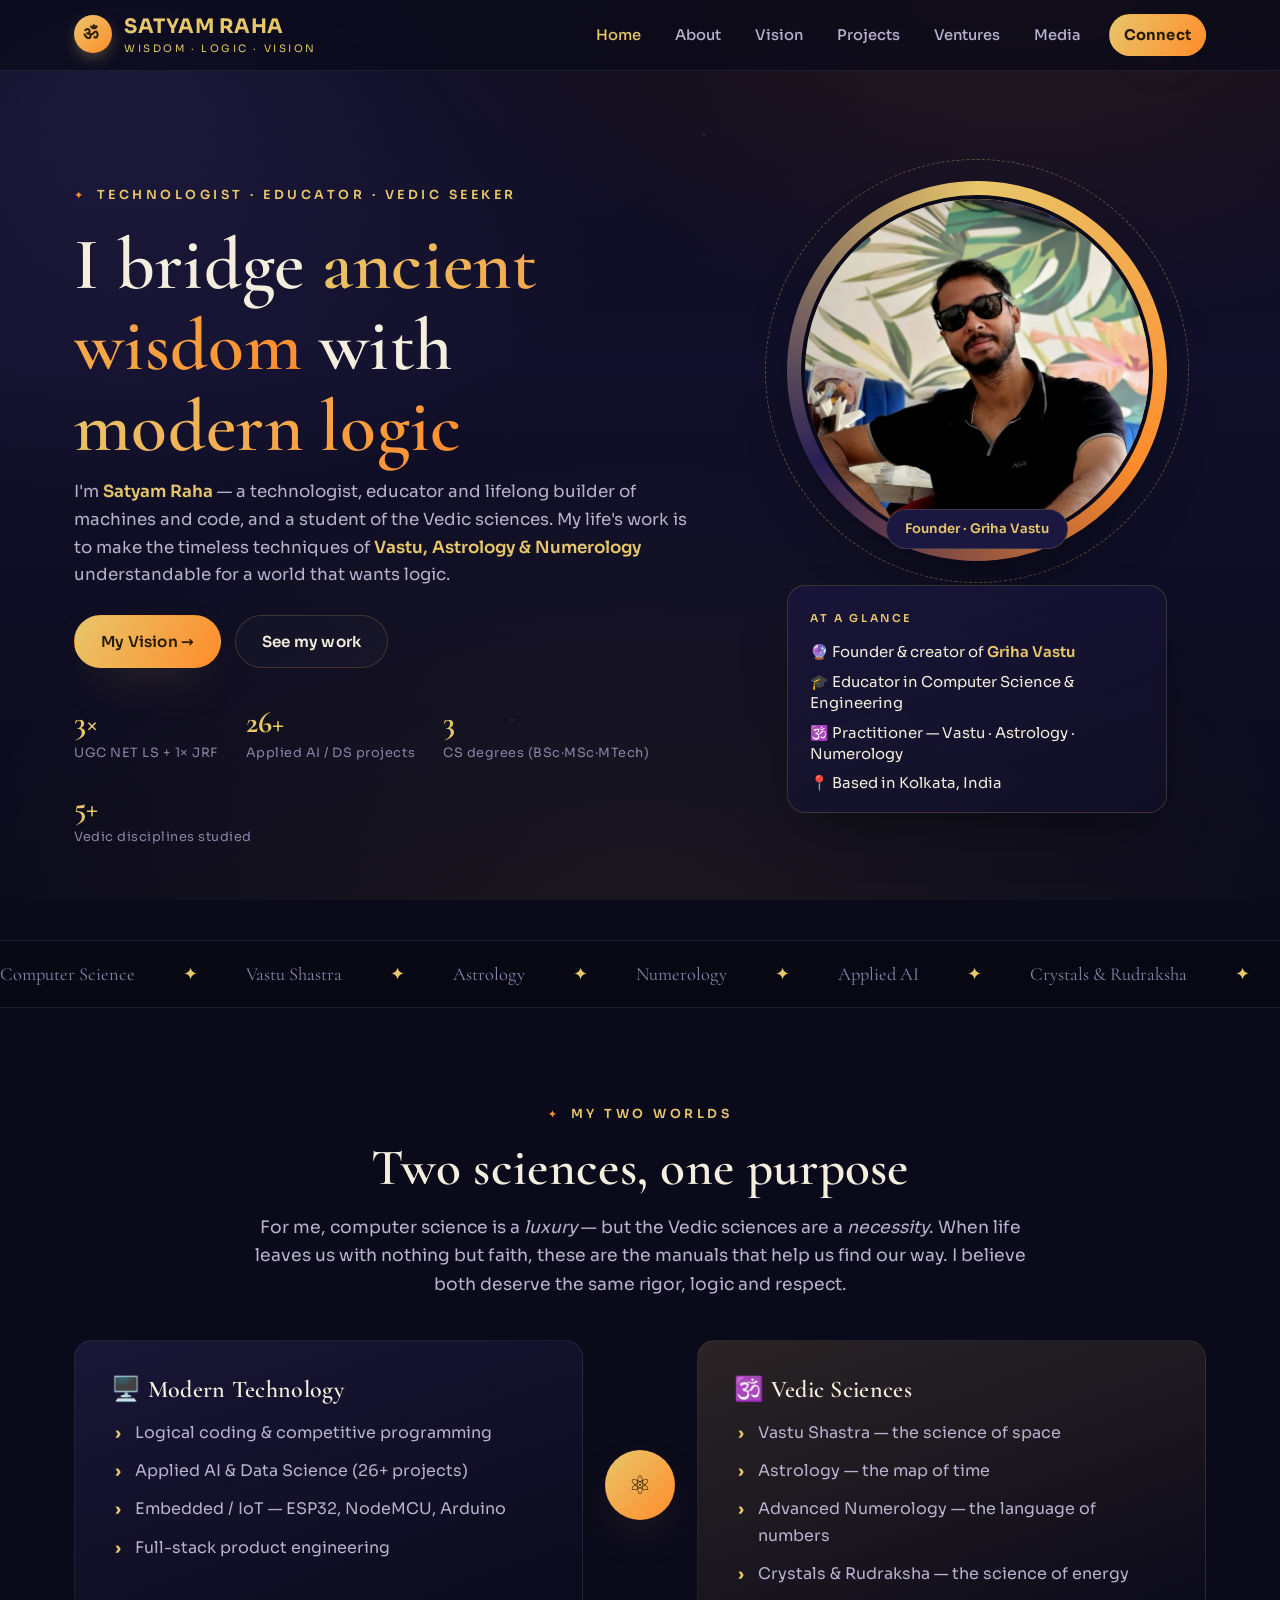
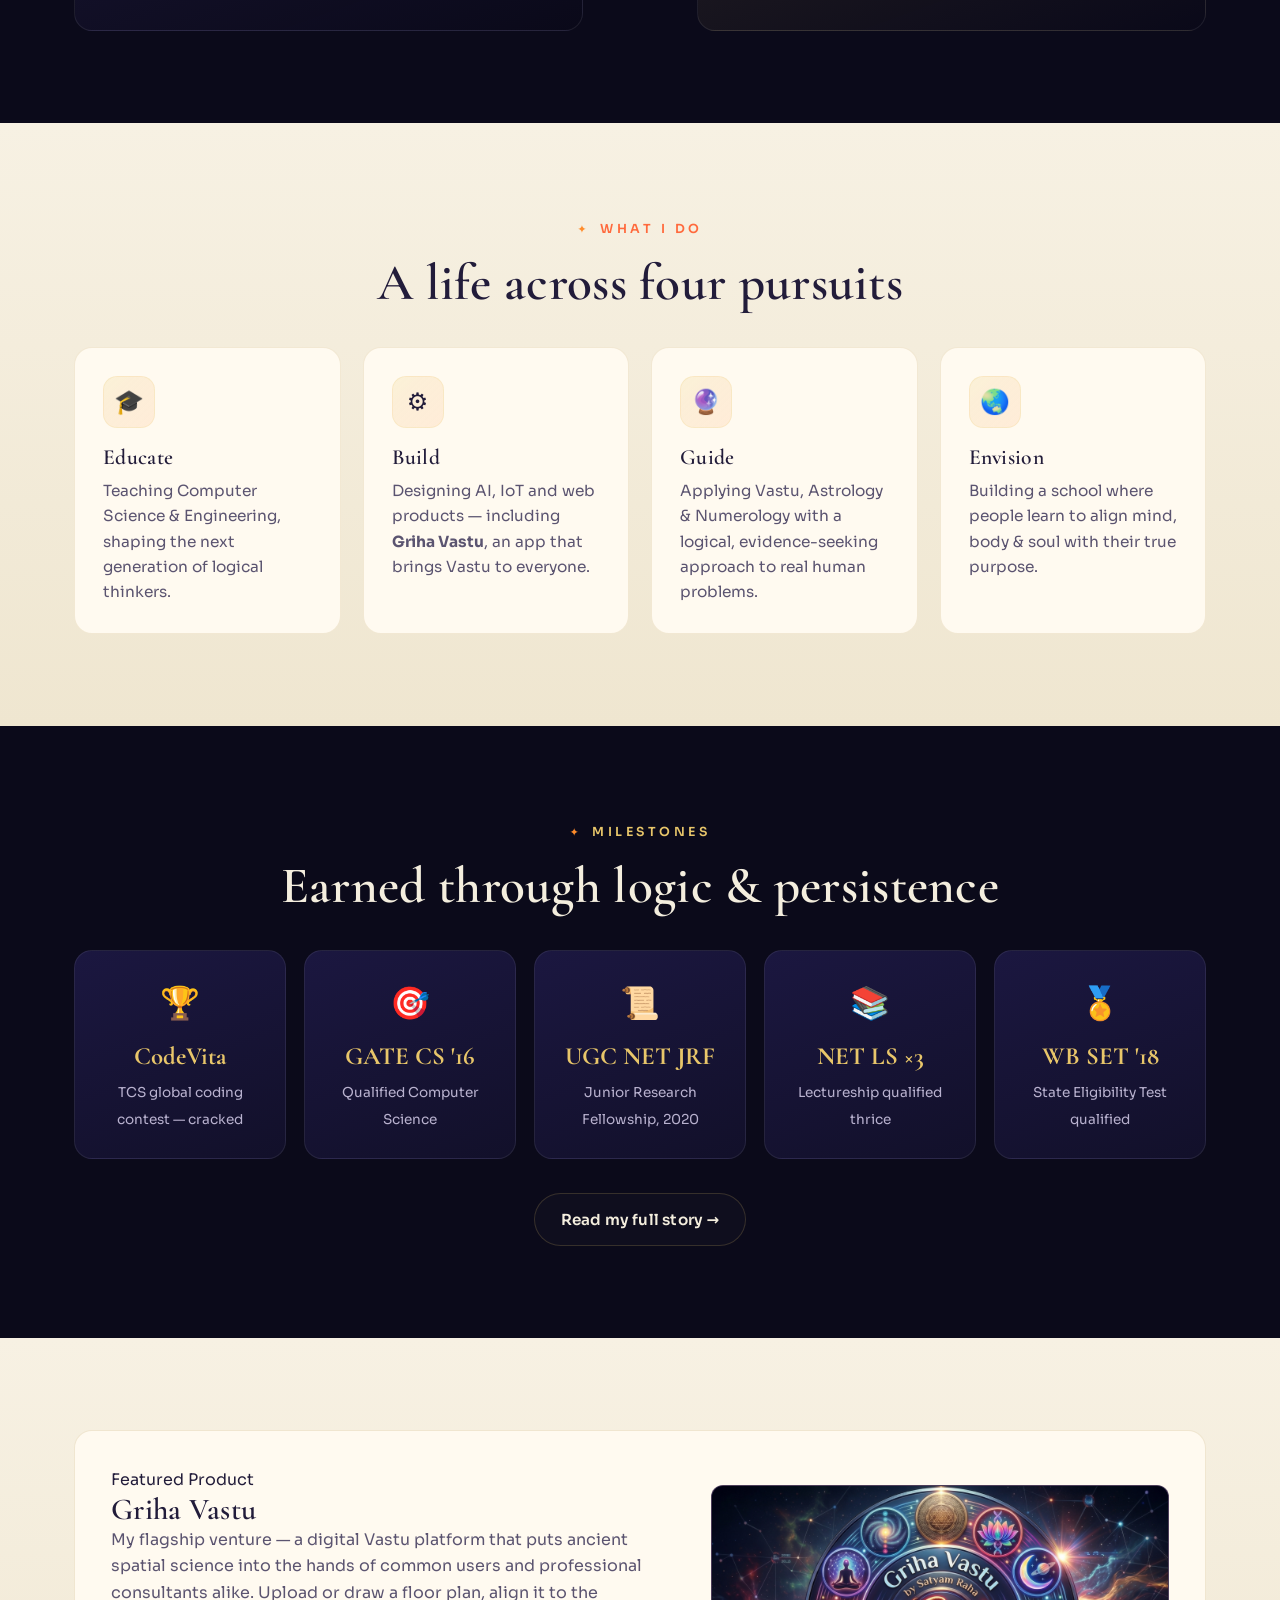
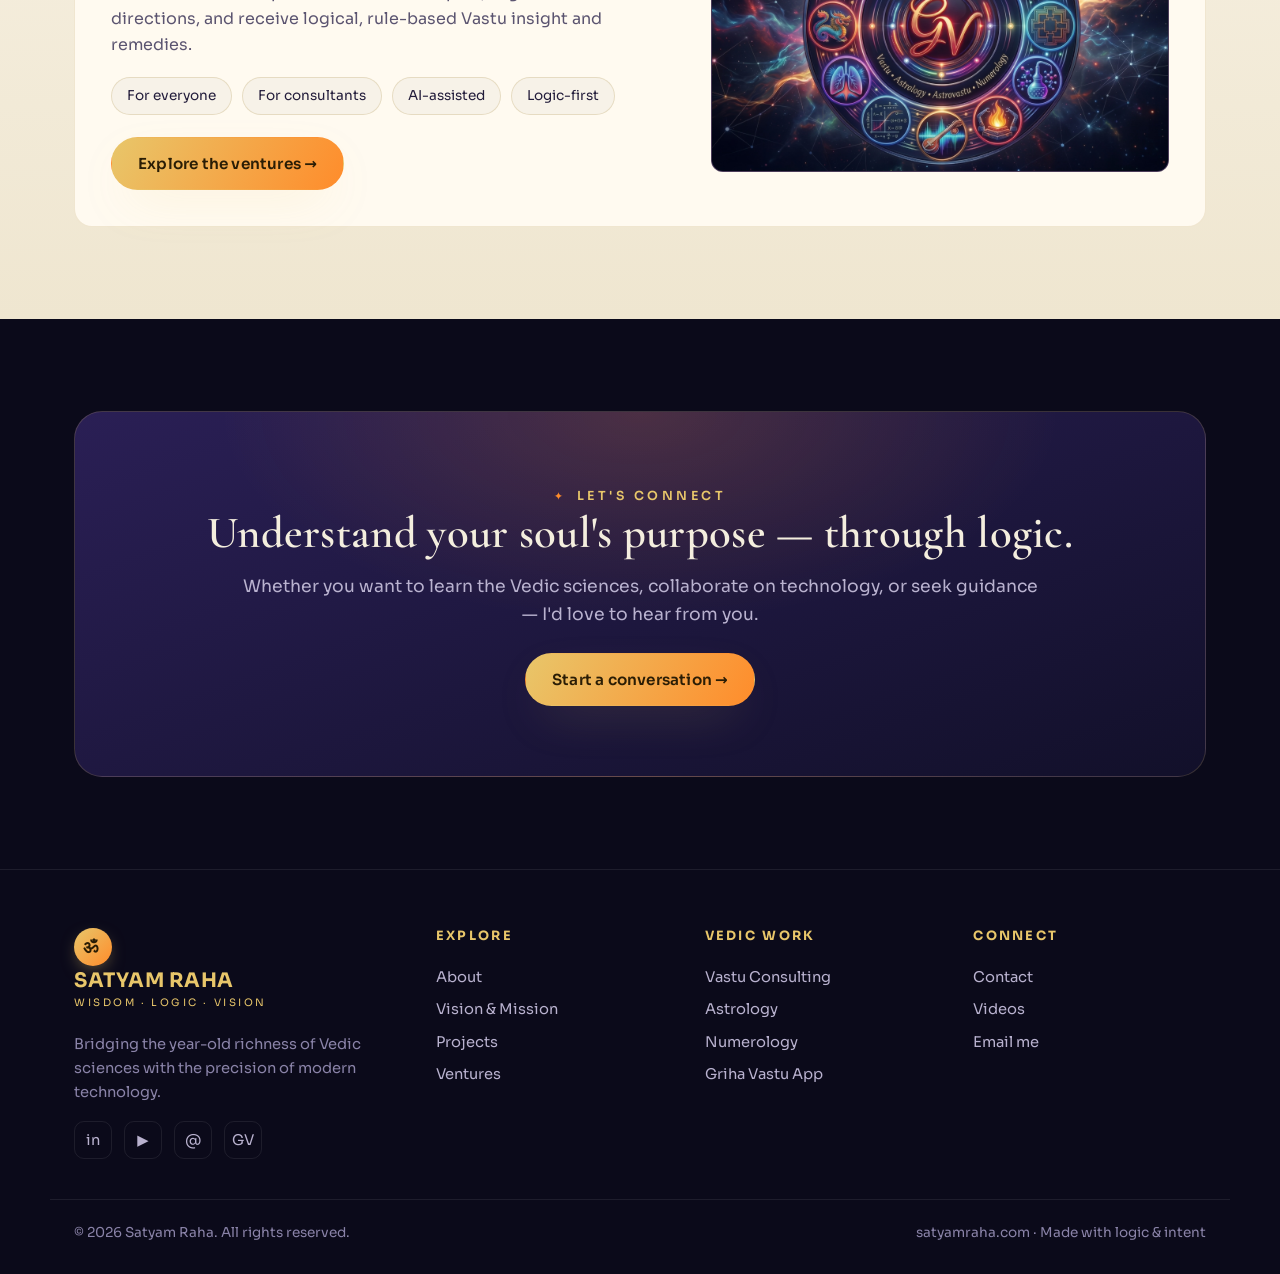
<file: index.html>
<!DOCTYPE html>
<html lang="en">
<head>
  <meta charset="UTF-8" />
  <meta name="viewport" content="width=device-width, initial-scale=1.0" />
  <title>Satyam Raha — Bridging Vedic Sciences & Modern Technology</title>
  <meta name="description" content="Satyam Raha — technologist, educator and Vedic-sciences practitioner building a bridge between ancient wisdom and modern logic." />
  <link rel="preconnect" href="https://fonts.googleapis.com" />
  <link rel="preconnect" href="https://fonts.gstatic.com" crossorigin />
  <link href="https://fonts.googleapis.com/css2?family=Cormorant+Garamond:wght@500;600;700&family=Sora:wght@300;400;500;600;700&display=swap" rel="stylesheet" />
  <link rel="stylesheet" href="assets/css/style.css" />
  <link rel="icon" href="assets/img/logo.png" />
</head>
<body>
  <div class="starfield"></div>

  <!-- NAV -->
  <header class="nav">
    <div class="nav-inner">
      <a class="brand" href="index.html">
        <span class="mark">ॐ</span>
        <span><b>Satyam Raha</b><span>Wisdom · Logic · Vision</span></span>
      </a>
      <nav class="nav-links">
        <a href="index.html">Home</a>
        <a href="about.html">About</a>
        <a href="vision.html">Vision</a>
        <a href="projects.html">Projects</a>
        <a href="ventures.html">Ventures</a>
        <a href="media.html">Media</a>
        <a class="btn btn-primary nav-cta" href="contact.html">Connect</a>
      </nav>
      <button class="nav-toggle" aria-label="Menu"><span></span><span></span><span></span></button>
    </div>
  </header>

  <!-- HERO -->
  <section class="hero">
    <div class="wrap hero-grid">
      <div class="reveal">
        <span class="eyebrow">Technologist · Educator · Vedic Seeker</span>
        <h1>I bridge <span class="accent">ancient wisdom</span> with <span class="accent">modern logic</span></h1>
        <p class="role">
          I'm <b>Satyam Raha</b> — a technologist, educator and lifelong builder of machines and code,
          and a student of the Vedic sciences. My life's work is to make the timeless techniques of
          <b>Vastu, Astrology &amp; Numerology</b> understandable for a world that wants logic.
        </p>
        <div class="hero-cta">
          <a class="btn btn-primary" href="vision.html">My Vision →</a>
          <a class="btn btn-ghost" href="projects.html">See my work</a>
        </div>
        <div class="hero-stats">
          <div class="stat"><b>3×</b><span>UGC NET LS + 1× JRF</span></div>
          <div class="stat"><b>26+</b><span>Applied AI / DS projects</span></div>
          <div class="stat"><b>3</b><span>CS degrees (BSc·MSc·MTech)</span></div>
          <div class="stat"><b>5+</b><span>Vedic disciplines studied</span></div>
        </div>
      </div>
      <div class="portrait reveal">
        <div class="portrait-figure">
          <div class="portrait-ring">
            <img src="assets/img/satyam.jpeg" alt="Satyam Raha" />
          </div>
          <div class="portrait-badge">Founder · Griha Vastu</div>
        </div>
        <div class="hero-card">
          <span class="hero-card-eyebrow">At a glance</span>
          <ul>
            <li>🔮 Founder &amp; creator of <b>Griha Vastu</b></li>
            <li>🎓 Educator in Computer Science &amp; Engineering</li>
            <li>🕉️ Practitioner — Vastu · Astrology · Numerology</li>
            <li>📍 Based in Kolkata, India</li>
          </ul>
        </div>
      </div>
    </div>
  </section>

  <!-- MARQUEE -->
  <div class="marquee">
    <div class="marquee-track">
      <span>Computer Science</span><span>Vastu Shastra</span><span>Astrology</span><span>Numerology</span>
      <span>Applied AI</span><span>Crystals &amp; Rudraksha</span><span>Embedded Systems</span><span>Teaching</span>
      <span>Computer Science</span><span>Vastu Shastra</span><span>Astrology</span><span>Numerology</span>
      <span>Applied AI</span><span>Crystals &amp; Rudraksha</span><span>Embedded Systems</span><span>Teaching</span>
    </div>
  </div>

  <!-- TWO SCIENCES -->
  <section>
    <div class="wrap center reveal">
      <span class="eyebrow">My Two Worlds</span>
      <h2 class="section-title">Two sciences, one purpose</h2>
      <p class="lead">For me, computer science is a <em>luxury</em> — but the Vedic sciences are a
        <em>necessity</em>. When life leaves us with nothing but faith, these are the manuals that help us
        find our way. I believe both deserve the same rigor, logic and respect.</p>
    </div>
    <div class="wrap" style="margin-top:42px">
      <div class="pillars reveal">
        <div class="pillar tech">
          <h3>🖥️ Modern Technology</h3>
          <ul>
            <li>Logical coding &amp; competitive programming</li>
            <li>Applied AI &amp; Data Science (26+ projects)</li>
            <li>Embedded / IoT — ESP32, NodeMCU, Arduino</li>
            <li>Full-stack product engineering</li>
          </ul>
        </div>
        <div class="bridge"><div class="orb">⚛️</div></div>
        <div class="pillar veda">
          <h3>🕉️ Vedic Sciences</h3>
          <ul>
            <li>Vastu Shastra — the science of space</li>
            <li>Astrology — the map of time</li>
            <li>Advanced Numerology — the language of numbers</li>
            <li>Crystals &amp; Rudraksha — the science of energy</li>
          </ul>
        </div>
      </div>
    </div>
  </section>

  <!-- WHAT I DO -->
  <section class="section-light">
    <div class="wrap center reveal">
      <span class="eyebrow">What I Do</span>
      <h2 class="section-title">A life across four pursuits</h2>
    </div>
    <div class="wrap grid grid-4 reveal" style="margin-top:36px">
      <article class="card">
        <div class="ico">🎓</div>
        <h3>Educate</h3>
        <p>Teaching Computer Science &amp; Engineering, shaping the next generation of logical thinkers.</p>
      </article>
      <article class="card">
        <div class="ico">⚙️</div>
        <h3>Build</h3>
        <p>Designing AI, IoT and web products — including <b>Griha Vastu</b>, an app that brings Vastu to everyone.</p>
      </article>
      <article class="card">
        <div class="ico">🔮</div>
        <h3>Guide</h3>
        <p>Applying Vastu, Astrology &amp; Numerology with a logical, evidence-seeking approach to real human problems.</p>
      </article>
      <article class="card">
        <div class="ico">🌏</div>
        <h3>Envision</h3>
        <p>Building a school where people learn to align mind, body &amp; soul with their true purpose.</p>
      </article>
    </div>
  </section>

  <!-- ACHIEVEMENTS STRIP -->
  <section>
    <div class="wrap center reveal">
      <span class="eyebrow">Milestones</span>
      <h2 class="section-title">Earned through logic &amp; persistence</h2>
    </div>
    <div class="wrap badge-grid reveal" style="margin-top:36px">
      <div class="badge"><div class="medal">🏆</div><b>CodeVita</b><span>TCS global coding contest — cracked</span></div>
      <div class="badge"><div class="medal">🎯</div><b>GATE CS '16</b><span>Qualified Computer Science</span></div>
      <div class="badge"><div class="medal">📜</div><b>UGC NET JRF</b><span>Junior Research Fellowship, 2020</span></div>
      <div class="badge"><div class="medal">📚</div><b>NET LS ×3</b><span>Lectureship qualified thrice</span></div>
      <div class="badge"><div class="medal">🏅</div><b>WB SET '18</b><span>State Eligibility Test qualified</span></div>
    </div>
    <div class="wrap center" style="margin-top:34px">
      <a class="btn btn-ghost" href="about.html">Read my full story →</a>
    </div>
  </section>

  <!-- FEATURED: GRIHA VASTU -->
  <section class="section-light">
    <div class="wrap reveal">
      <div class="feature-row" style="background:var(--paper);border-color:rgba(180,150,80,.2)">
        <div>
          <span class="project tag">Featured Product</span>
          <h3 style="color:var(--t-dark);font-size:1.9rem">Griha Vastu</h3>
          <p style="color:var(--t-dark-mut)">My flagship venture — a digital Vastu platform that puts ancient
            spatial science into the hands of common users and professional consultants alike. Upload or draw a
            floor plan, align it to the directions, and receive logical, rule-based Vastu insight and remedies.</p>
          <div class="chips">
            <span class="chip">For everyone</span>
            <span class="chip">For consultants</span>
            <span class="chip">AI-assisted</span>
            <span class="chip">Logic-first</span>
          </div>
          <div style="margin-top:22px">
            <a class="btn btn-primary" href="ventures.html">Explore the ventures →</a>
          </div>
        </div>
        <div class="fr-media">
          <img src="assets/img/griha-vastu.jpg" alt="Griha Vastu" />
        </div>
      </div>
    </div>
  </section>

  <!-- CTA -->
  <section>
    <div class="wrap reveal">
      <div class="cta-banner">
        <span class="eyebrow" style="justify-content:center">Let's connect</span>
        <h2>Understand your soul's purpose — through logic.</h2>
        <p class="lead" style="margin:0 auto 24px">Whether you want to learn the Vedic sciences, collaborate on
          technology, or seek guidance — I'd love to hear from you.</p>
        <a class="btn btn-primary" href="contact.html">Start a conversation →</a>
      </div>
    </div>
  </section>

  <!-- FOOTER -->
  <footer class="footer">
    <div class="wrap footer-grid">
      <div>
        <a class="brand" href="index.html"><span class="mark">ॐ</span><span><b>Satyam Raha</b><span>Wisdom · Logic · Vision</span></span></a>
        <p class="blurb" style="margin-top:16px">Bridging the year-old richness of Vedic sciences with the precision of modern technology.</p>
        <div class="socials">
          <a href="https://www.linkedin.com/in/satyam-raha/" title="LinkedIn" target="_blank" rel="noopener">in</a>
          <a href="https://www.youtube.com/@satyamraha8" title="YouTube" target="_blank" rel="noopener">▶</a>
          <a href="mailto:raha786.satyam@gmail.com" title="Email">@</a>
          <a href="https://app.retrogradearc.com" title="Griha Vastu" target="_blank" rel="noopener">GV</a>
        </div>
      </div>
      <div>
        <h5>Explore</h5>
        <a href="about.html">About</a>
        <a href="vision.html">Vision &amp; Mission</a>
        <a href="projects.html">Projects</a>
        <a href="ventures.html">Ventures</a>
      </div>
      <div>
        <h5>Vedic Work</h5>
        <a href="ventures.html">Vastu Consulting</a>
        <a href="ventures.html">Astrology</a>
        <a href="ventures.html">Numerology</a>
        <a href="https://app.retrogradearc.com" target="_blank" rel="noopener">Griha Vastu App</a>
      </div>
      <div>
        <h5>Connect</h5>
        <a href="contact.html">Contact</a>
        <a href="media.html">Videos</a>
        <a href="mailto:raha786.satyam@gmail.com">Email me</a>
      </div>
    </div>
    <div class="wrap footer-bottom">
      <span>© <span id="year">2026</span> Satyam Raha. All rights reserved.</span>
      <span>satyamraha.com · Made with logic &amp; intent</span>
    </div>
  </footer>

  <script src="assets/js/main.js"></script>
</body>
</html>
</file>
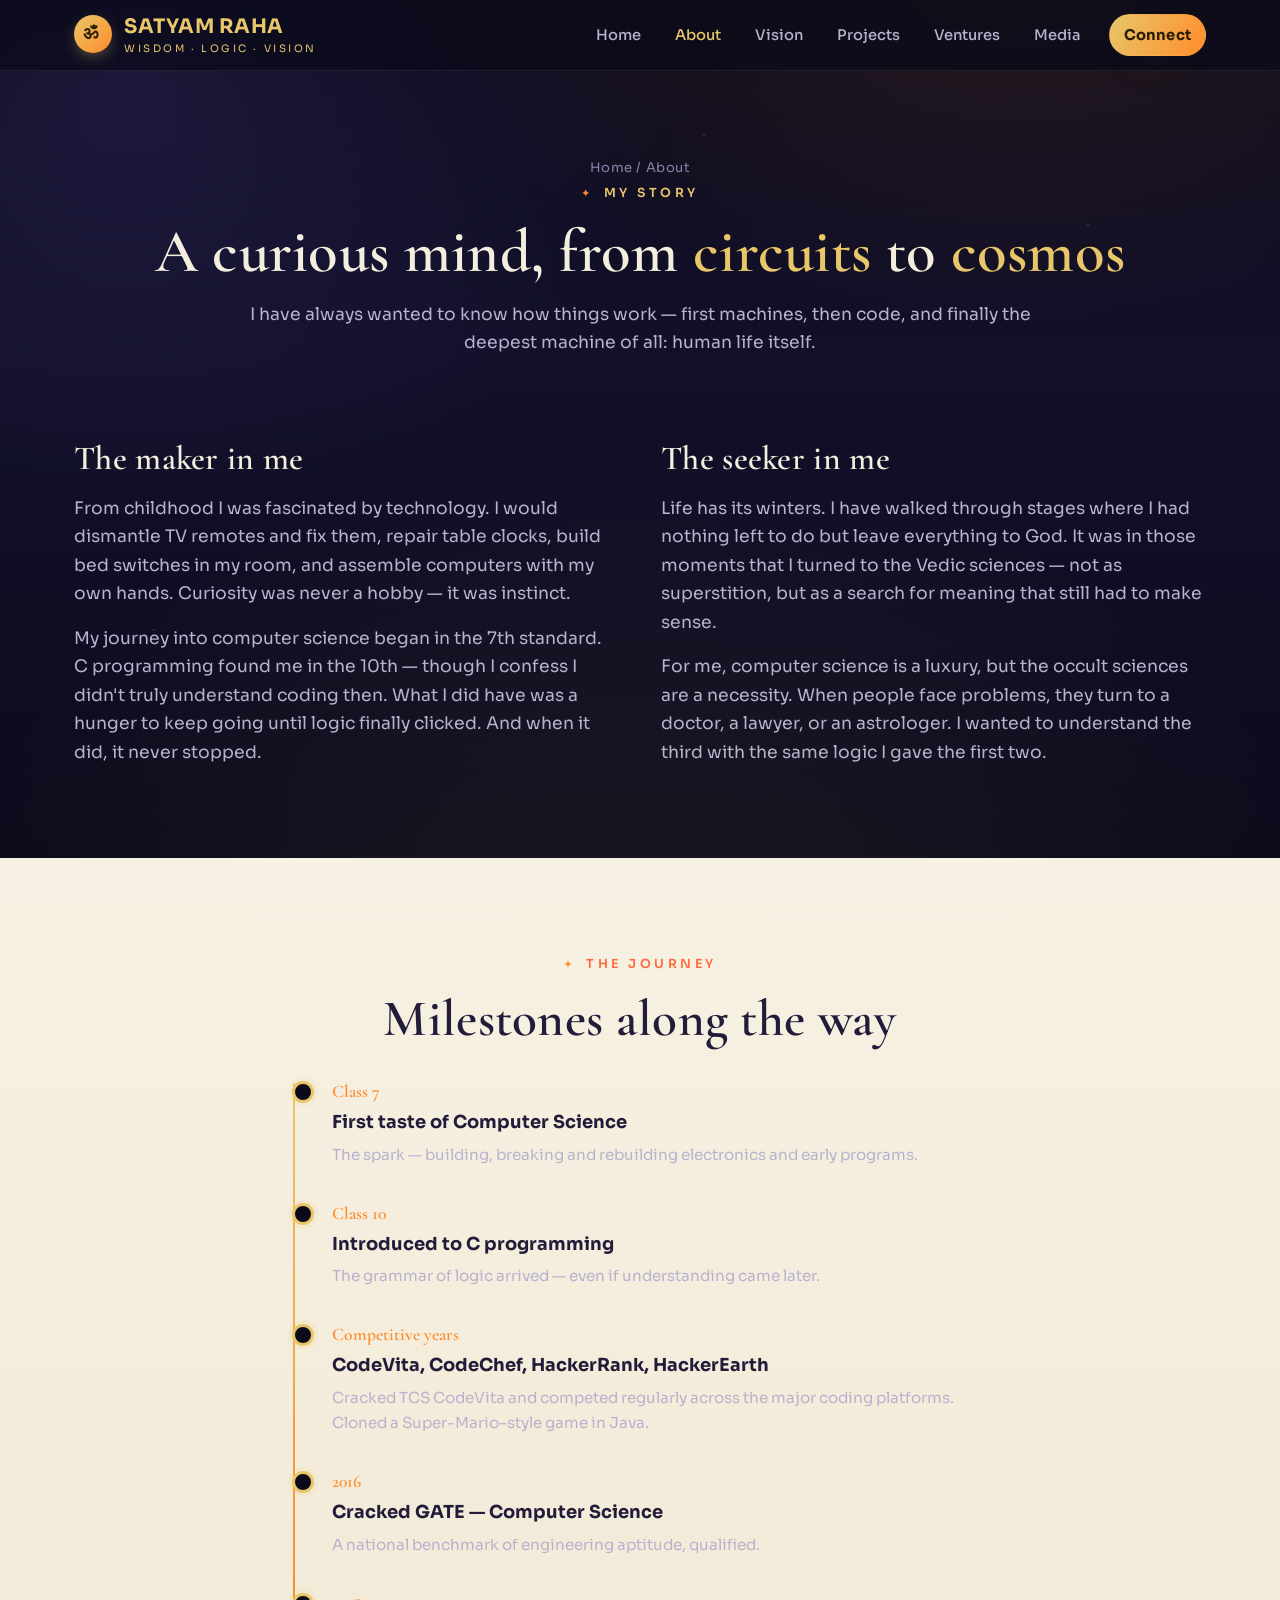
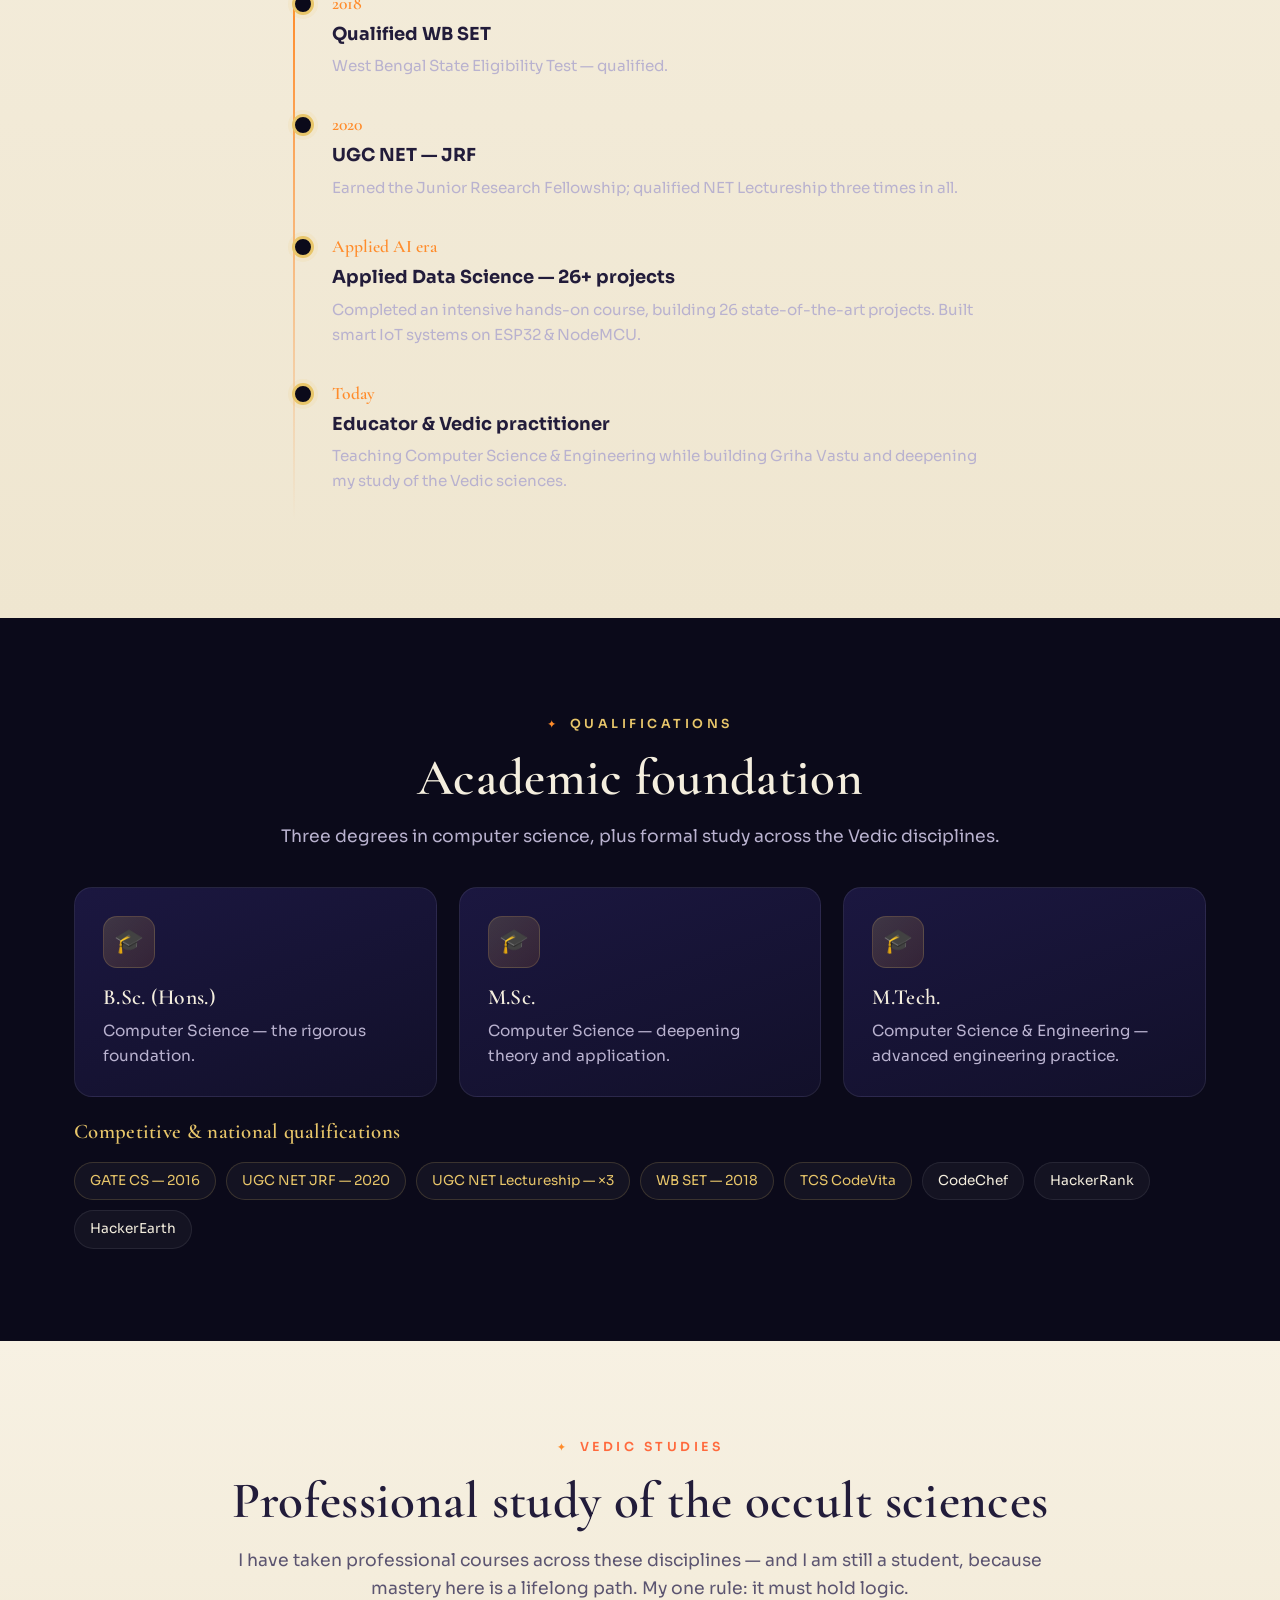
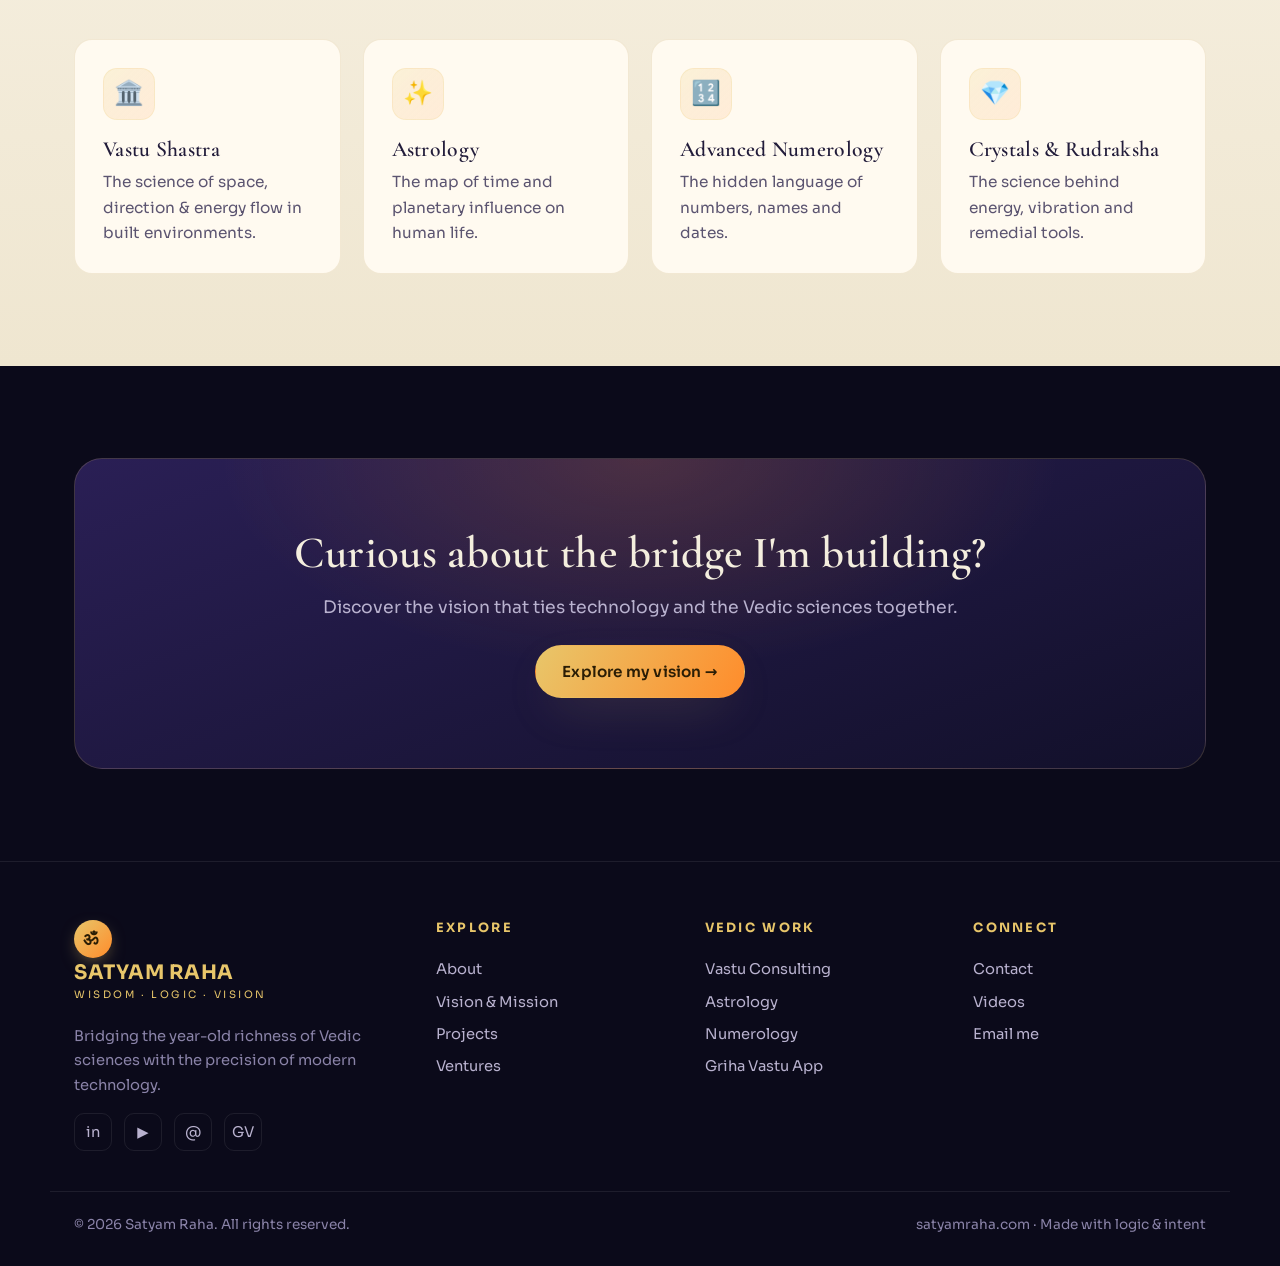
<file: about.html>
<!DOCTYPE html>
<html lang="en">
<head>
  <meta charset="UTF-8" />
  <meta name="viewport" content="width=device-width, initial-scale=1.0" />
  <title>About — Satyam Raha</title>
  <meta name="description" content="The story of Satyam Raha — from dismantling remotes as a child to teaching Computer Science and mastering the Vedic sciences." />
  <link rel="preconnect" href="https://fonts.googleapis.com" />
  <link rel="preconnect" href="https://fonts.gstatic.com" crossorigin />
  <link href="https://fonts.googleapis.com/css2?family=Cormorant+Garamond:wght@500;600;700&family=Sora:wght@300;400;500;600;700&display=swap" rel="stylesheet" />
  <link rel="stylesheet" href="assets/css/style.css" />
  <link rel="icon" href="assets/img/logo.png" />
</head>
<body>
  <div class="starfield"></div>

  <header class="nav">
    <div class="nav-inner">
      <a class="brand" href="index.html"><span class="mark">ॐ</span><span><b>Satyam Raha</b><span>Wisdom · Logic · Vision</span></span></a>
      <nav class="nav-links">
        <a href="index.html">Home</a>
        <a href="about.html">About</a>
        <a href="vision.html">Vision</a>
        <a href="projects.html">Projects</a>
        <a href="ventures.html">Ventures</a>
        <a href="media.html">Media</a>
        <a class="btn btn-primary nav-cta" href="contact.html">Connect</a>
      </nav>
      <button class="nav-toggle" aria-label="Menu"><span></span><span></span><span></span></button>
    </div>
  </header>

  <!-- PAGE HEAD -->
  <section class="page-head">
    <div class="wrap reveal">
      <p class="breadcrumb"><a href="index.html">Home</a> / About</p>
      <span class="eyebrow">My Story</span>
      <h1>A curious mind, from <span class="gold-text">circuits</span> to <span class="gold-text">cosmos</span></h1>
      <p class="lead">I have always wanted to know how things work — first machines, then code, and finally
        the deepest machine of all: human life itself.</p>
    </div>
  </section>

  <!-- STORY -->
  <section style="padding-top:20px">
    <div class="wrap grid grid-2 reveal" style="align-items:start;gap:42px">
      <div>
        <h2 class="section-title" style="font-size:2.1rem">The maker in me</h2>
        <p class="lead" style="margin-bottom:16px">From childhood I was fascinated by technology. I would
          dismantle TV remotes and fix them, repair table clocks, build bed switches in my room, and
          assemble computers with my own hands. Curiosity was never a hobby — it was instinct.</p>
        <p class="lead">My journey into computer science began in the 7th standard. C programming found me in
          the 10th — though I confess I didn't truly understand coding then. What I did have was a hunger to
          keep going until logic finally clicked. And when it did, it never stopped.</p>
      </div>
      <div>
        <h2 class="section-title" style="font-size:2.1rem">The seeker in me</h2>
        <p class="lead" style="margin-bottom:16px">Life has its winters. I have walked through stages where I
          had nothing left to do but leave everything to God. It was in those moments that I turned to the
          Vedic sciences — not as superstition, but as a search for meaning that still had to make sense.</p>
        <p class="lead">For me, computer science is a luxury, but the occult sciences are a necessity. When
          people face problems, they turn to a doctor, a lawyer, or an astrologer. I wanted to understand
          the third with the same logic I gave the first two.</p>
      </div>
    </div>
  </section>

  <!-- TIMELINE -->
  <section class="section-light">
    <div class="wrap center reveal">
      <span class="eyebrow">The Journey</span>
      <h2 class="section-title">Milestones along the way</h2>
    </div>
    <div class="wrap reveal" style="max-width:760px;margin-top:30px">
      <div class="timeline">
        <div class="tl-item">
          <div class="yr">Class 7</div>
          <h4>First taste of Computer Science</h4>
          <p>The spark — building, breaking and rebuilding electronics and early programs.</p>
        </div>
        <div class="tl-item">
          <div class="yr">Class 10</div>
          <h4>Introduced to C programming</h4>
          <p>The grammar of logic arrived — even if understanding came later.</p>
        </div>
        <div class="tl-item">
          <div class="yr">Competitive years</div>
          <h4>CodeVita, CodeChef, HackerRank, HackerEarth</h4>
          <p>Cracked TCS CodeVita and competed regularly across the major coding platforms.
            Cloned a Super-Mario–style game in Java.</p>
        </div>
        <div class="tl-item">
          <div class="yr">2016</div>
          <h4>Cracked GATE — Computer Science</h4>
          <p>A national benchmark of engineering aptitude, qualified.</p>
        </div>
        <div class="tl-item">
          <div class="yr">2018</div>
          <h4>Qualified WB SET</h4>
          <p>West Bengal State Eligibility Test — qualified.</p>
        </div>
        <div class="tl-item">
          <div class="yr">2020</div>
          <h4>UGC NET — JRF</h4>
          <p>Earned the Junior Research Fellowship; qualified NET Lectureship three times in all.</p>
        </div>
        <div class="tl-item">
          <div class="yr">Applied AI era</div>
          <h4>Applied Data Science — 26+ projects</h4>
          <p>Completed an intensive hands-on course, building 26 state-of-the-art projects.
            Built smart IoT systems on ESP32 &amp; NodeMCU.</p>
        </div>
        <div class="tl-item">
          <div class="yr">Today</div>
          <h4>Educator &amp; Vedic practitioner</h4>
          <p>Teaching Computer Science &amp; Engineering while building Griha Vastu and deepening
            my study of the Vedic sciences.</p>
        </div>
      </div>
    </div>
  </section>

  <!-- QUALIFICATIONS -->
  <section>
    <div class="wrap center reveal">
      <span class="eyebrow">Qualifications</span>
      <h2 class="section-title">Academic foundation</h2>
      <p class="lead">Three degrees in computer science, plus formal study across the Vedic disciplines.</p>
    </div>
    <div class="wrap grid grid-3 reveal" style="margin-top:36px">
      <article class="card">
        <div class="ico">🎓</div>
        <h3>B.Sc. (Hons.)</h3>
        <p>Computer Science — the rigorous foundation.</p>
      </article>
      <article class="card">
        <div class="ico">🎓</div>
        <h3>M.Sc.</h3>
        <p>Computer Science — deepening theory and application.</p>
      </article>
      <article class="card">
        <div class="ico">🎓</div>
        <h3>M.Tech.</h3>
        <p>Computer Science &amp; Engineering — advanced engineering practice.</p>
      </article>
    </div>
    <div class="wrap reveal" style="margin-top:24px">
      <h3 style="font-size:1.3rem;margin-bottom:10px" class="gold-text">Competitive &amp; national qualifications</h3>
      <div class="chips">
        <span class="chip gold">GATE CS — 2016</span>
        <span class="chip gold">UGC NET JRF — 2020</span>
        <span class="chip gold">UGC NET Lectureship — ×3</span>
        <span class="chip gold">WB SET — 2018</span>
        <span class="chip gold">TCS CodeVita</span>
        <span class="chip">CodeChef</span>
        <span class="chip">HackerRank</span>
        <span class="chip">HackerEarth</span>
      </div>
    </div>
  </section>

  <!-- VEDIC TRAINING -->
  <section class="section-light">
    <div class="wrap center reveal">
      <span class="eyebrow">Vedic Studies</span>
      <h2 class="section-title">Professional study of the occult sciences</h2>
      <p class="lead">I have taken professional courses across these disciplines — and I am still a student,
        because mastery here is a lifelong path. My one rule: it must hold logic.</p>
    </div>
    <div class="wrap grid grid-4 reveal" style="margin-top:36px">
      <article class="card"><div class="ico">🏛️</div><h3>Vastu Shastra</h3><p>The science of space, direction &amp; energy flow in built environments.</p></article>
      <article class="card"><div class="ico">✨</div><h3>Astrology</h3><p>The map of time and planetary influence on human life.</p></article>
      <article class="card"><div class="ico">🔢</div><h3>Advanced Numerology</h3><p>The hidden language of numbers, names and dates.</p></article>
      <article class="card"><div class="ico">💎</div><h3>Crystals &amp; Rudraksha</h3><p>The science behind energy, vibration and remedial tools.</p></article>
    </div>
  </section>

  <!-- CTA -->
  <section>
    <div class="wrap reveal">
      <div class="cta-banner">
        <h2>Curious about the bridge I'm building?</h2>
        <p class="lead" style="margin:0 auto 24px">Discover the vision that ties technology and the Vedic sciences together.</p>
        <a class="btn btn-primary" href="vision.html">Explore my vision →</a>
      </div>
    </div>
  </section>

  <footer class="footer">
    <div class="wrap footer-grid">
      <div>
        <a class="brand" href="index.html"><span class="mark">ॐ</span><span><b>Satyam Raha</b><span>Wisdom · Logic · Vision</span></span></a>
        <p class="blurb" style="margin-top:16px">Bridging the year-old richness of Vedic sciences with the precision of modern technology.</p>
        <div class="socials">
          <a href="https://www.linkedin.com/in/satyam-raha/" title="LinkedIn" target="_blank" rel="noopener">in</a>
          <a href="https://www.youtube.com/@satyamraha8" title="YouTube" target="_blank" rel="noopener">▶</a>
          <a href="mailto:raha786.satyam@gmail.com" title="Email">@</a>
          <a href="https://app.retrogradearc.com" title="Griha Vastu" target="_blank" rel="noopener">GV</a>
        </div>
      </div>
      <div><h5>Explore</h5><a href="about.html">About</a><a href="vision.html">Vision &amp; Mission</a><a href="projects.html">Projects</a><a href="ventures.html">Ventures</a></div>
      <div><h5>Vedic Work</h5><a href="ventures.html">Vastu Consulting</a><a href="ventures.html">Astrology</a><a href="ventures.html">Numerology</a><a href="https://app.retrogradearc.com" target="_blank" rel="noopener">Griha Vastu App</a></div>
      <div><h5>Connect</h5><a href="contact.html">Contact</a><a href="media.html">Videos</a><a href="mailto:raha786.satyam@gmail.com">Email me</a></div>
    </div>
    <div class="wrap footer-bottom">
      <span>© <span id="year">2026</span> Satyam Raha. All rights reserved.</span>
      <span>satyamraha.com · Made with logic &amp; intent</span>
    </div>
  </footer>

  <script src="assets/js/main.js"></script>
</body>
</html>
</file>
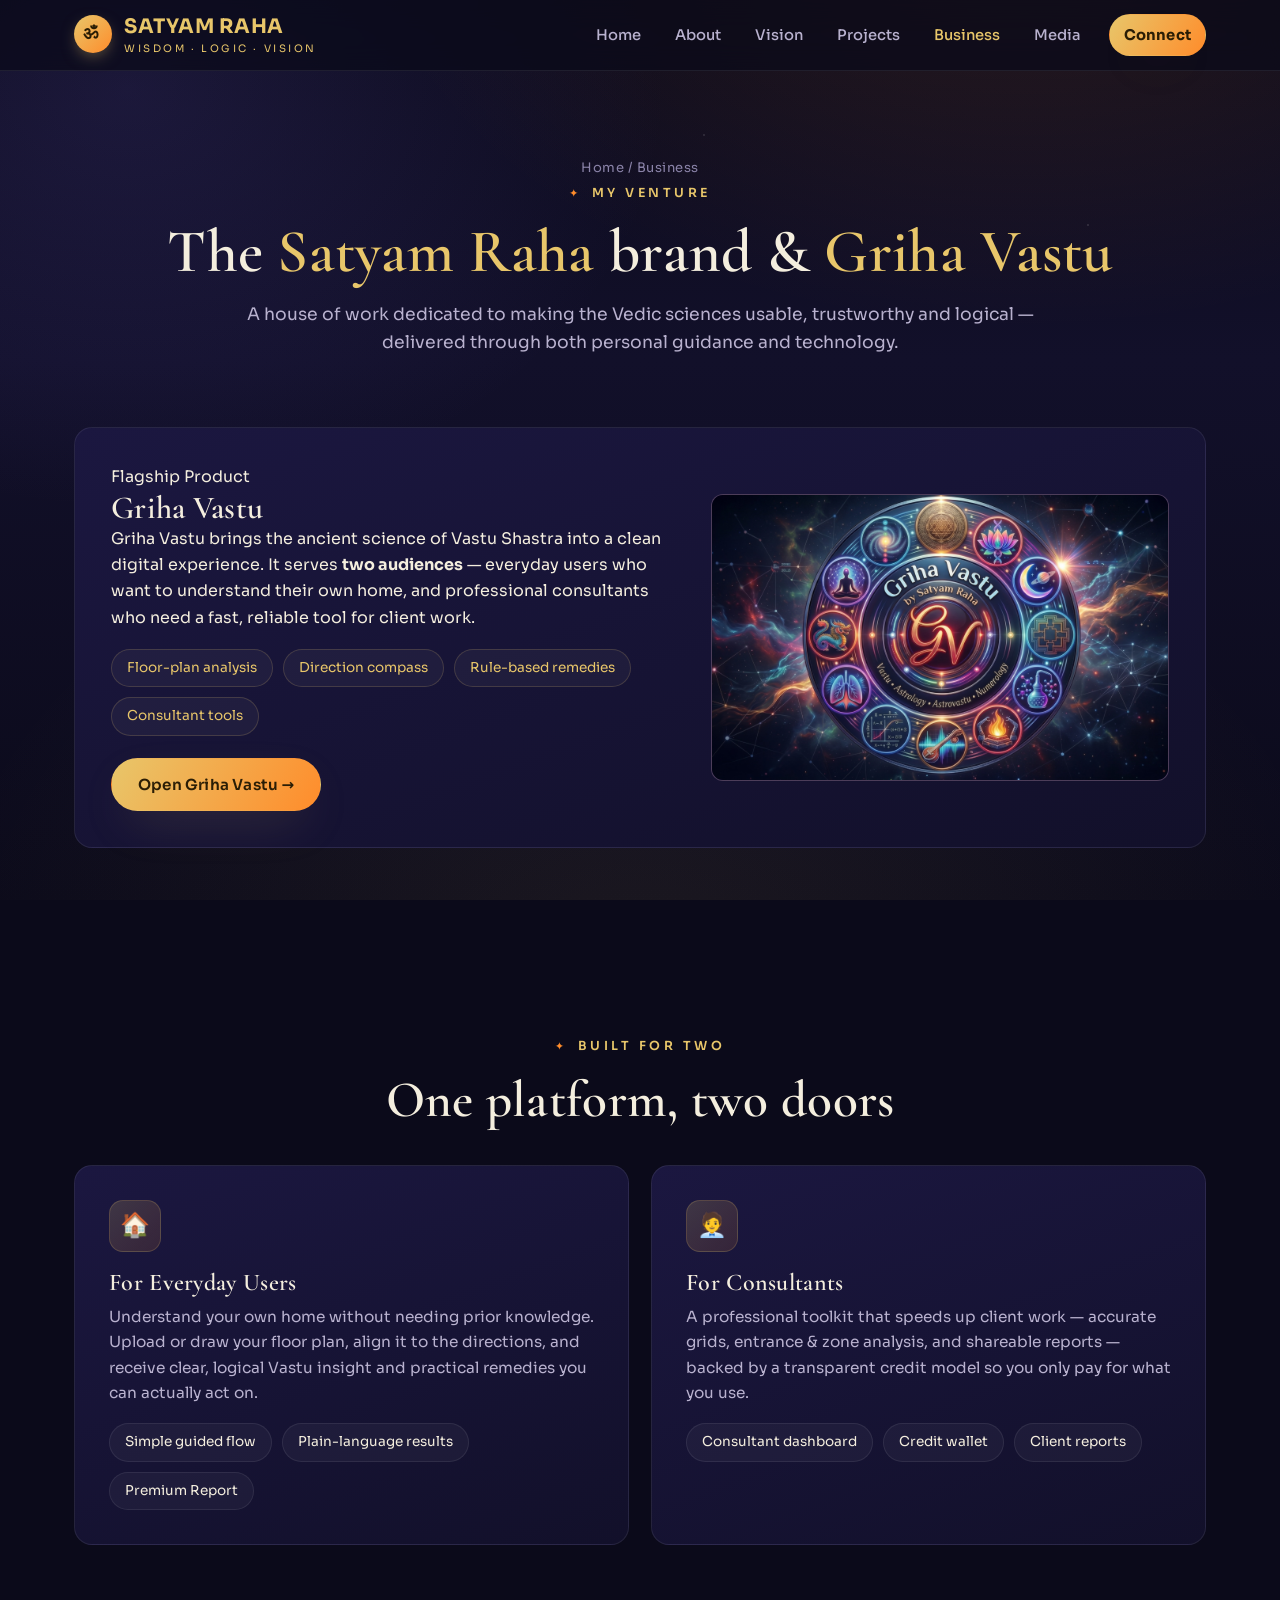
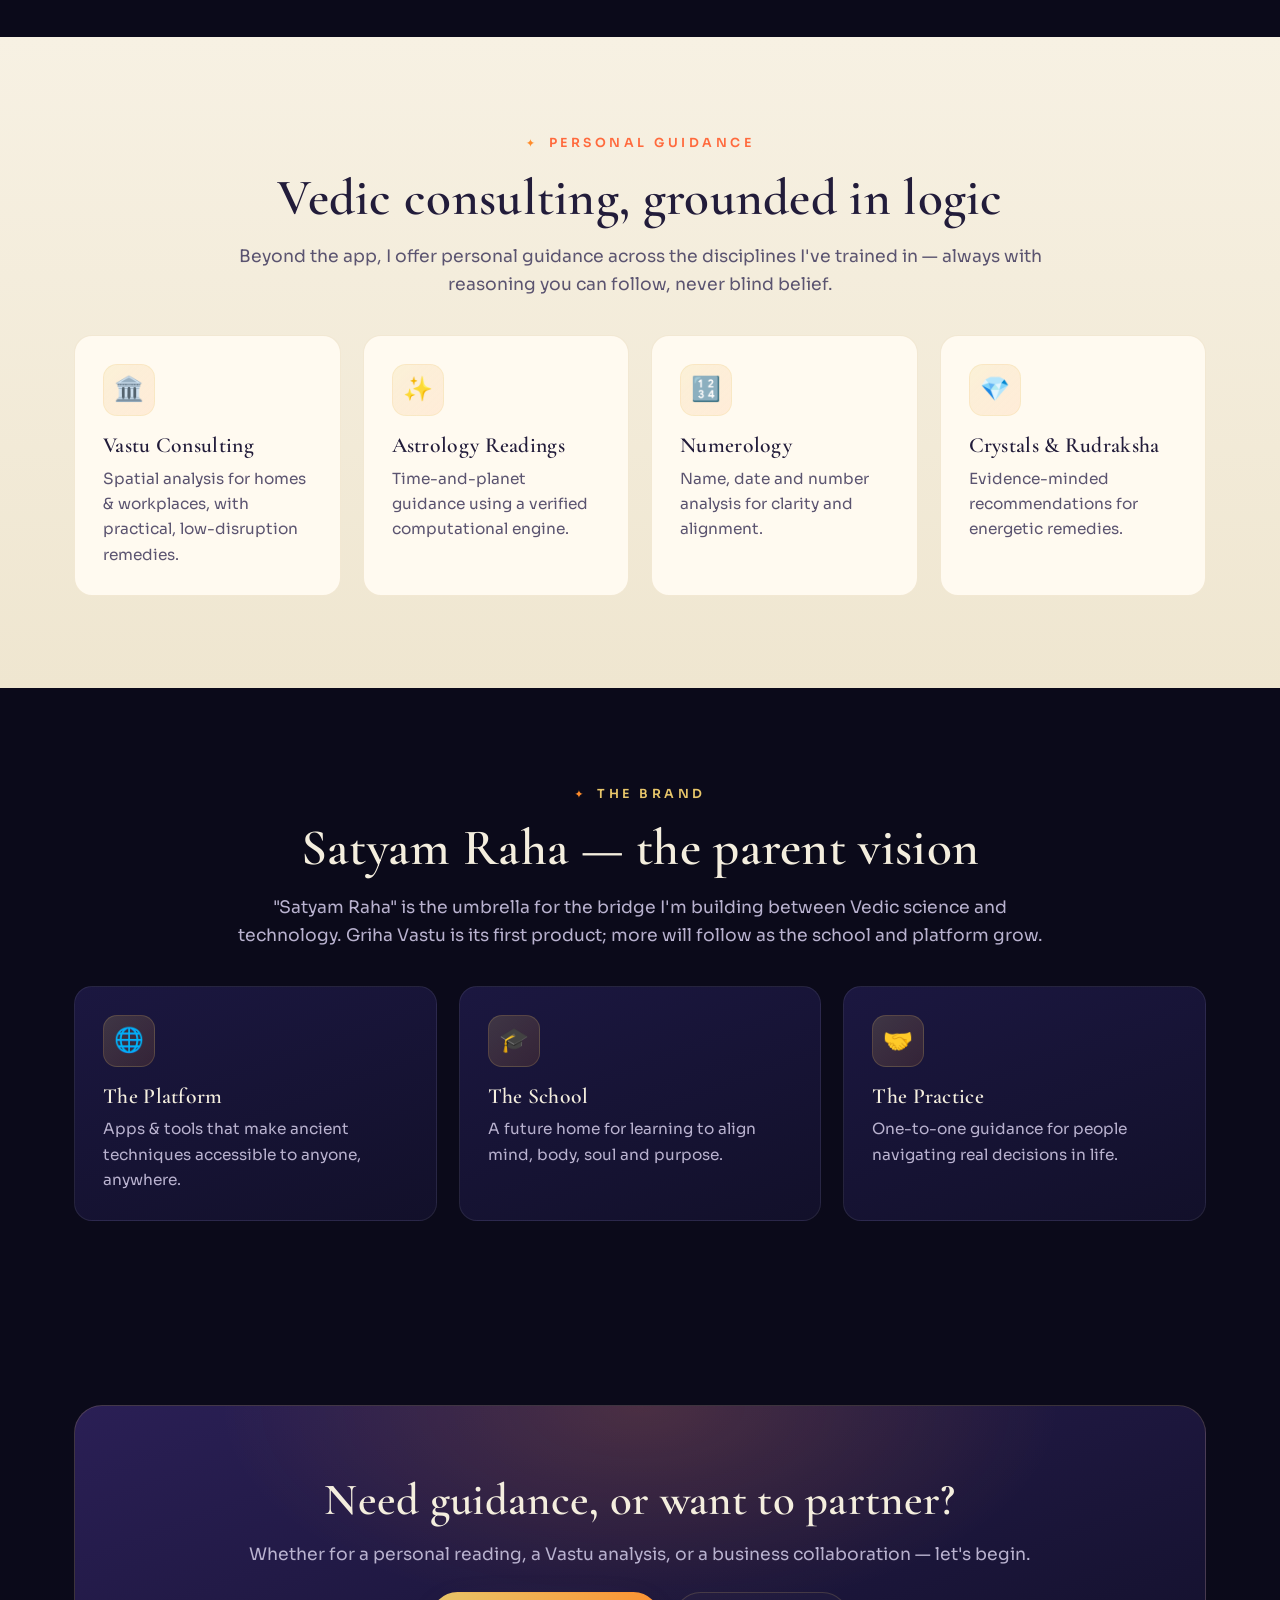
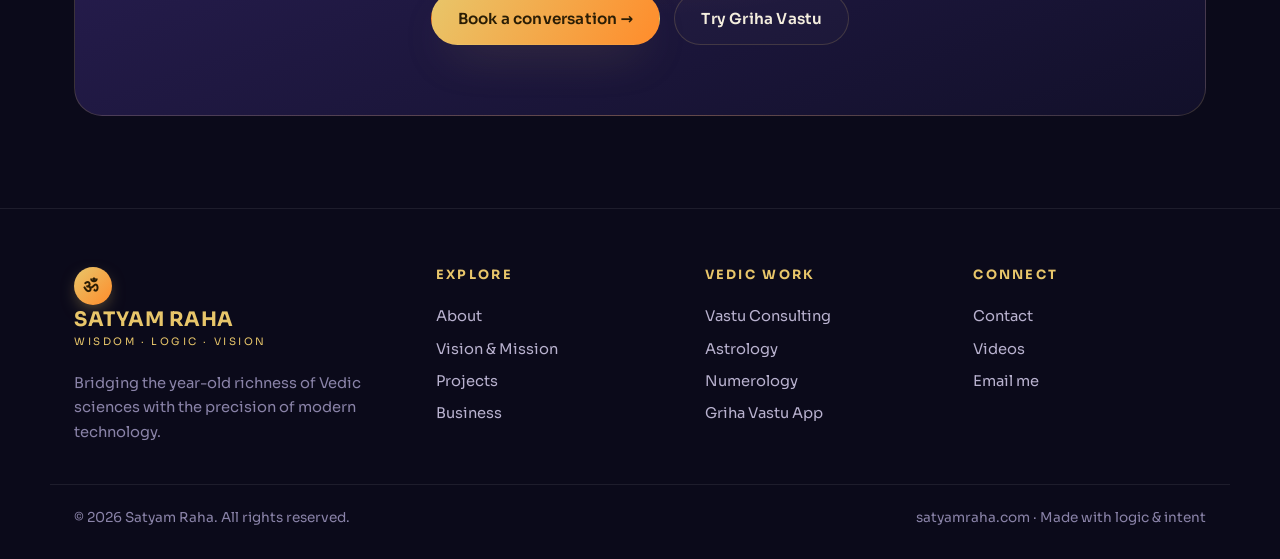
<file: business.html>
<!DOCTYPE html>
<html lang="en">
<head>
  <meta charset="UTF-8" />
  <meta name="viewport" content="width=device-width, initial-scale=1.0" />
  <title>Business — Satyam Raha</title>
  <meta name="description" content="The Satyam Raha brand & Griha Vastu — Vedic-science consulting and a Vastu platform for users and consultants, built on logic and modern technology." />
  <link rel="preconnect" href="https://fonts.googleapis.com" />
  <link rel="preconnect" href="https://fonts.gstatic.com" crossorigin />
  <link href="https://fonts.googleapis.com/css2?family=Cormorant+Garamond:wght@500;600;700&family=Sora:wght@300;400;500;600;700&display=swap" rel="stylesheet" />
  <link rel="stylesheet" href="assets/css/style.css" />
  <link rel="icon" href="assets/img/logo.png" />
</head>
<body>
  <div class="starfield"></div>

  <header class="nav">
    <div class="nav-inner">
      <a class="brand" href="index.html"><span class="mark">ॐ</span><span><b>Satyam Raha</b><span>Wisdom · Logic · Vision</span></span></a>
      <nav class="nav-links">
        <a href="index.html">Home</a>
        <a href="about.html">About</a>
        <a href="vision.html">Vision</a>
        <a href="projects.html">Projects</a>
        <a href="business.html">Business</a>
        <a href="media.html">Media</a>
        <a class="btn btn-primary nav-cta" href="contact.html">Connect</a>
      </nav>
      <button class="nav-toggle" aria-label="Menu"><span></span><span></span><span></span></button>
    </div>
  </header>

  <section class="page-head">
    <div class="wrap reveal">
      <p class="breadcrumb"><a href="index.html">Home</a> / Business</p>
      <span class="eyebrow">My Venture</span>
      <h1>The <span class="gold-text">Satyam Raha</span> brand &amp; <span class="gold-text">Griha Vastu</span></h1>
      <p class="lead">A house of work dedicated to making the Vedic sciences usable, trustworthy and
        logical — delivered through both personal guidance and technology.</p>
    </div>
  </section>

  <!-- GRIHA VASTU SPOTLIGHT -->
  <section style="padding-top:20px">
    <div class="wrap reveal">
      <div class="feature-row">
        <div>
          <span class="project tag">Flagship Product</span>
          <h3 style="font-size:2rem">Griha Vastu</h3>
          <p>Griha Vastu brings the ancient science of Vastu Shastra into a clean digital experience.
            It serves <b>two audiences</b> — everyday users who want to understand their own home, and
            professional consultants who need a fast, reliable tool for client work.</p>
          <div class="chips">
            <span class="chip gold">Floor-plan analysis</span><span class="chip gold">Direction compass</span>
            <span class="chip gold">Rule-based remedies</span><span class="chip gold">Consultant tools</span>
          </div>
          <div style="margin-top:22px">
            <a class="btn btn-primary" href="https://app.satyamraha.com" target="_blank" rel="noopener">Open Griha Vastu →</a>
          </div>
        </div>
        <div class="fr-media"><img src="assets/img/griha-vastu.jpg" alt="Griha Vastu" /></div>
      </div>
    </div>
  </section>

  <!-- WHO IT SERVES -->
  <section>
    <div class="wrap center reveal">
      <span class="eyebrow">Built for Two</span>
      <h2 class="section-title">One platform, two doors</h2>
    </div>
    <div class="wrap grid grid-2 reveal" style="margin-top:36px">
      <article class="card" style="padding:34px">
        <div class="ico">🏠</div>
        <h3 style="font-size:1.5rem">For Everyday Users</h3>
        <p>Understand your own home without needing prior knowledge. Upload or draw your floor plan, align it
          to the directions, and receive clear, logical Vastu insight and practical remedies you can actually act on.</p>
        <div class="chips">
          <span class="chip">Simple guided flow</span><span class="chip">Plain-language results</span><span class="chip">Premium Report</span>
        </div>
      </article>
      <article class="card" style="padding:34px">
        <div class="ico">🧑‍💼</div>
        <h3 style="font-size:1.5rem">For Consultants</h3>
        <p>A professional toolkit that speeds up client work — accurate grids, entrance &amp; zone analysis,
          and shareable reports — backed by a transparent credit model so you only pay for what you use.</p>
        <div class="chips">
          <span class="chip">Consultant dashboard</span><span class="chip">Credit wallet</span><span class="chip">Client reports</span>
        </div>
      </article>
    </div>
  </section>

  <!-- SERVICES / CONSULTING -->
  <section class="section-light">
    <div class="wrap center reveal">
      <span class="eyebrow">Personal Guidance</span>
      <h2 class="section-title">Vedic consulting, grounded in logic</h2>
      <p class="lead">Beyond the app, I offer personal guidance across the disciplines I've trained in — always
        with reasoning you can follow, never blind belief.</p>
    </div>
    <div class="wrap grid grid-4 reveal" style="margin-top:36px">
      <article class="card"><div class="ico">🏛️</div><h3>Vastu Consulting</h3><p>Spatial analysis for homes &amp; workplaces, with practical, low-disruption remedies.</p></article>
      <article class="card"><div class="ico">✨</div><h3>Astrology Readings</h3><p>Time-and-planet guidance using a verified computational engine.</p></article>
      <article class="card"><div class="ico">🔢</div><h3>Numerology</h3><p>Name, date and number analysis for clarity and alignment.</p></article>
      <article class="card"><div class="ico">💎</div><h3>Crystals &amp; Rudraksha</h3><p>Evidence-minded recommendations for energetic remedies.</p></article>
    </div>
  </section>

  <!-- BRAND ARCHITECTURE -->
  <section>
    <div class="wrap center reveal">
      <span class="eyebrow">The Brand</span>
      <h2 class="section-title">Satyam Raha — the parent vision</h2>
      <p class="lead">"Satyam Raha" is the umbrella for the bridge I'm building between Vedic science and
        technology. Griha Vastu is its first product; more will follow as the school and platform grow.</p>
    </div>
    <div class="wrap grid grid-3 reveal" style="margin-top:36px">
      <article class="card"><div class="ico">🌐</div><h3>The Platform</h3><p>Apps &amp; tools that make ancient techniques accessible to anyone, anywhere.</p></article>
      <article class="card"><div class="ico">🎓</div><h3>The School</h3><p>A future home for learning to align mind, body, soul and purpose.</p></article>
      <article class="card"><div class="ico">🤝</div><h3>The Practice</h3><p>One-to-one guidance for people navigating real decisions in life.</p></article>
    </div>
  </section>

  <!-- CTA -->
  <section>
    <div class="wrap reveal">
      <div class="cta-banner">
        <h2>Need guidance, or want to partner?</h2>
        <p class="lead" style="margin:0 auto 24px">Whether for a personal reading, a Vastu analysis, or a
          business collaboration — let's begin.</p>
        <div style="display:flex;gap:14px;justify-content:center;flex-wrap:wrap">
          <a class="btn btn-primary" href="contact.html">Book a conversation →</a>
          <a class="btn btn-ghost" href="https://app.satyamraha.com" target="_blank" rel="noopener">Try Griha Vastu</a>
        </div>
      </div>
    </div>
  </section>

  <footer class="footer">
    <div class="wrap footer-grid">
      <div>
        <a class="brand" href="index.html"><span class="mark">ॐ</span><span><b>Satyam Raha</b><span>Wisdom · Logic · Vision</span></span></a>
        <p class="blurb" style="margin-top:16px">Bridging the year-old richness of Vedic sciences with the precision of modern technology.</p>
      </div>
      <div><h5>Explore</h5><a href="about.html">About</a><a href="vision.html">Vision &amp; Mission</a><a href="projects.html">Projects</a><a href="business.html">Business</a></div>
      <div><h5>Vedic Work</h5><a href="business.html">Vastu Consulting</a><a href="business.html">Astrology</a><a href="business.html">Numerology</a><a href="https://app.satyamraha.com" target="_blank" rel="noopener">Griha Vastu App</a></div>
      <div><h5>Connect</h5><a href="contact.html">Contact</a><a href="media.html">Videos</a><a href="mailto:raha786.satyam@gmail.com">Email me</a></div>
    </div>
    <div class="wrap footer-bottom">
      <span>© <span id="year">2026</span> Satyam Raha. All rights reserved.</span>
      <span>satyamraha.com · Made with logic &amp; intent</span>
    </div>
  </footer>

  <script src="assets/js/main.js"></script>
</body>
</html>
</file>
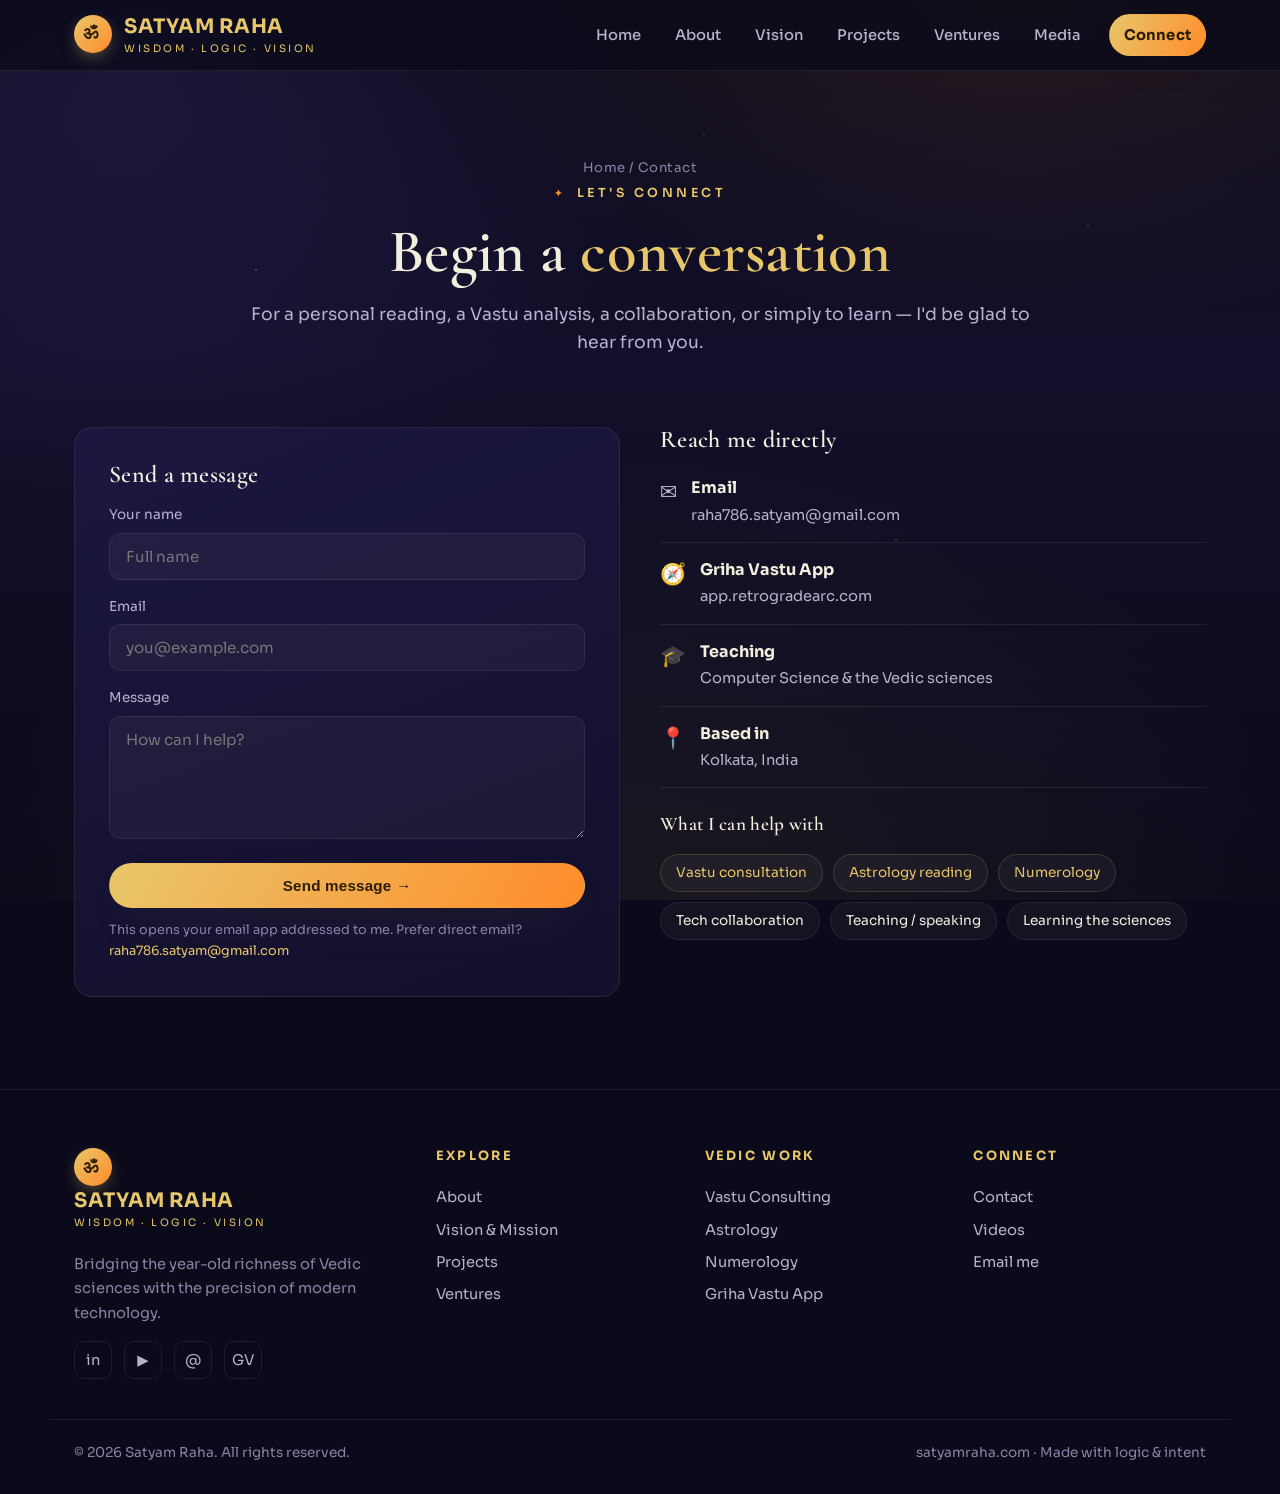
<file: contact.html>
<!DOCTYPE html>
<html lang="en">
<head>
  <meta charset="UTF-8" />
  <meta name="viewport" content="width=device-width, initial-scale=1.0" />
  <title>Contact — Satyam Raha</title>
  <meta name="description" content="Get in touch with Satyam Raha for Vedic-science guidance, technology collaboration, teaching or speaking." />
  <link rel="preconnect" href="https://fonts.googleapis.com" />
  <link rel="preconnect" href="https://fonts.gstatic.com" crossorigin />
  <link href="https://fonts.googleapis.com/css2?family=Cormorant+Garamond:wght@500;600;700&family=Sora:wght@300;400;500;600;700&display=swap" rel="stylesheet" />
  <link rel="stylesheet" href="assets/css/style.css" />
  <link rel="icon" href="assets/img/logo.png" />
</head>
<body>
  <div class="starfield"></div>

  <header class="nav">
    <div class="nav-inner">
      <a class="brand" href="index.html"><span class="mark">ॐ</span><span><b>Satyam Raha</b><span>Wisdom · Logic · Vision</span></span></a>
      <nav class="nav-links">
        <a href="index.html">Home</a>
        <a href="about.html">About</a>
        <a href="vision.html">Vision</a>
        <a href="projects.html">Projects</a>
        <a href="ventures.html">Ventures</a>
        <a href="media.html">Media</a>
        <a class="btn btn-primary nav-cta" href="contact.html">Connect</a>
      </nav>
      <button class="nav-toggle" aria-label="Menu"><span></span><span></span><span></span></button>
    </div>
  </header>

  <section class="page-head">
    <div class="wrap reveal">
      <p class="breadcrumb"><a href="index.html">Home</a> / Contact</p>
      <span class="eyebrow">Let's Connect</span>
      <h1>Begin a <span class="gold-text">conversation</span></h1>
      <p class="lead">For a personal reading, a Vastu analysis, a collaboration, or simply to learn — I'd be
        glad to hear from you.</p>
    </div>
  </section>

  <section style="padding-top:20px">
    <div class="wrap reveal">
      <div class="contact-grid">
        <!-- FORM -->
        <div class="card" style="padding:34px">
          <h3 style="font-size:1.5rem;margin-bottom:16px">Send a message</h3>
          <form id="contact-form">
            <div class="field">
              <label for="name">Your name</label>
              <input id="name" name="name" type="text" placeholder="Full name" required />
            </div>
            <div class="field">
              <label for="email">Email</label>
              <input id="email" name="email" type="email" placeholder="you@example.com" required />
            </div>
            <div class="field">
              <label for="message">Message</label>
              <textarea id="message" name="message" rows="5" placeholder="How can I help?" required></textarea>
            </div>
            <button class="btn btn-primary" type="submit" style="width:100%;justify-content:center">Send message →</button>
            <p style="font-size:.8rem;color:var(--t-dim);margin-top:12px">This opens your email app addressed to me. Prefer direct email? <a class="gold-text" href="mailto:raha786.satyam@gmail.com">raha786.satyam@gmail.com</a></p>
          </form>
        </div>

        <!-- INFO -->
        <div>
          <h3 style="font-size:1.5rem;margin-bottom:8px">Reach me directly</h3>
          <ul class="contact-info">
            <li><span class="ci-ic">✉️</span><div><b>Email</b><span><a href="mailto:raha786.satyam@gmail.com">raha786.satyam@gmail.com</a></span></div></li>
            <li><span class="ci-ic">🧭</span><div><b>Griha Vastu App</b><span><a href="https://app.retrogradearc.com" target="_blank" rel="noopener">app.retrogradearc.com</a></span></div></li>
            <li><span class="ci-ic">🎓</span><div><b>Teaching</b><span>Computer Science &amp; the Vedic sciences</span></div></li>
            <li><span class="ci-ic">📍</span><div><b>Based in</b><span>Kolkata, India</span></div></li>
          </ul>

          <h3 style="font-size:1.2rem;margin:26px 0 12px">What I can help with</h3>
          <div class="chips">
            <span class="chip gold">Vastu consultation</span>
            <span class="chip gold">Astrology reading</span>
            <span class="chip gold">Numerology</span>
            <span class="chip">Tech collaboration</span>
            <span class="chip">Teaching / speaking</span>
            <span class="chip">Learning the sciences</span>
          </div>
        </div>
      </div>
    </div>
  </section>

  <footer class="footer">
    <div class="wrap footer-grid">
      <div>
        <a class="brand" href="index.html"><span class="mark">ॐ</span><span><b>Satyam Raha</b><span>Wisdom · Logic · Vision</span></span></a>
        <p class="blurb" style="margin-top:16px">Bridging the year-old richness of Vedic sciences with the precision of modern technology.</p>
        <div class="socials">
          <a href="https://www.linkedin.com/in/satyam-raha/" title="LinkedIn" target="_blank" rel="noopener">in</a>
          <a href="https://www.youtube.com/@satyamraha8" title="YouTube" target="_blank" rel="noopener">▶</a>
          <a href="mailto:raha786.satyam@gmail.com" title="Email">@</a>
          <a href="https://app.retrogradearc.com" title="Griha Vastu" target="_blank" rel="noopener">GV</a>
        </div>
      </div>
      <div><h5>Explore</h5><a href="about.html">About</a><a href="vision.html">Vision &amp; Mission</a><a href="projects.html">Projects</a><a href="ventures.html">Ventures</a></div>
      <div><h5>Vedic Work</h5><a href="ventures.html">Vastu Consulting</a><a href="ventures.html">Astrology</a><a href="ventures.html">Numerology</a><a href="https://app.retrogradearc.com" target="_blank" rel="noopener">Griha Vastu App</a></div>
      <div><h5>Connect</h5><a href="contact.html">Contact</a><a href="media.html">Videos</a><a href="mailto:raha786.satyam@gmail.com">Email me</a></div>
    </div>
    <div class="wrap footer-bottom">
      <span>© <span id="year">2026</span> Satyam Raha. All rights reserved.</span>
      <span>satyamraha.com · Made with logic &amp; intent</span>
    </div>
  </footer>

  <script src="assets/js/main.js"></script>
</body>
</html>
</file>
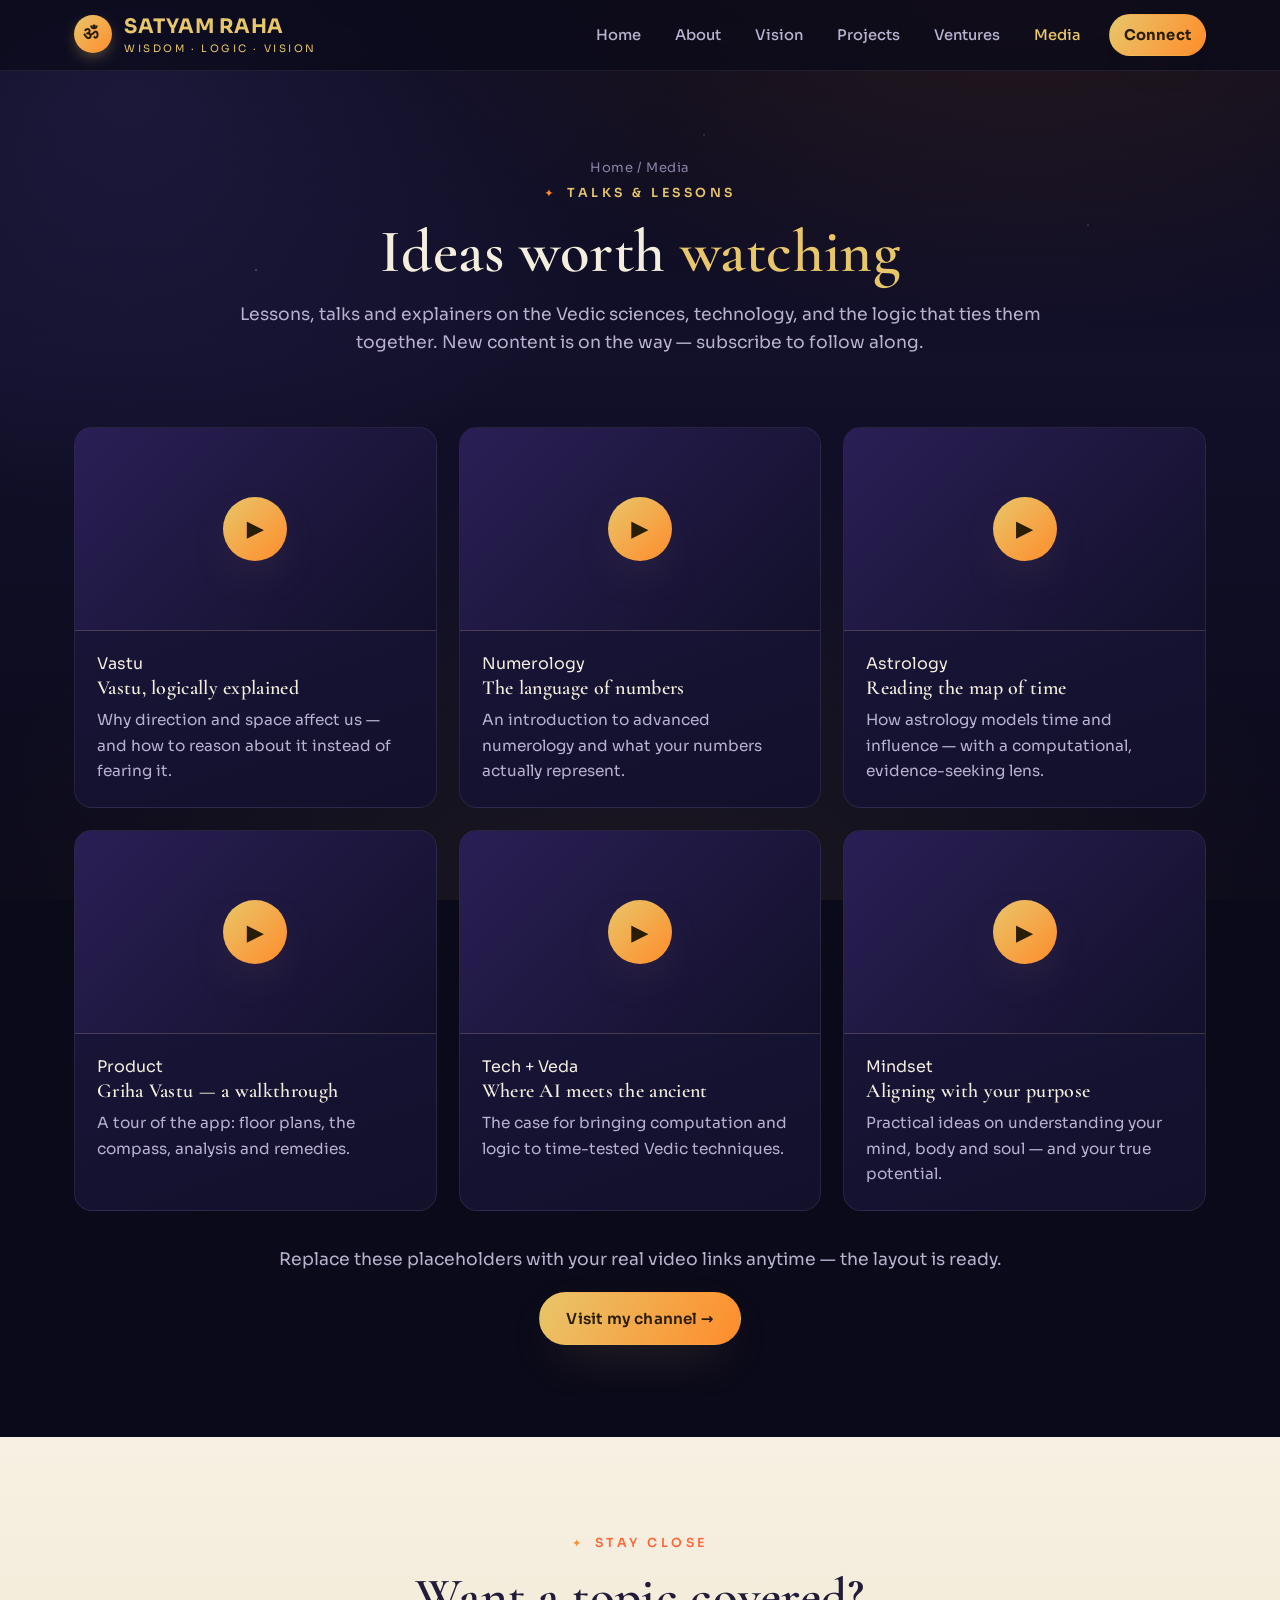
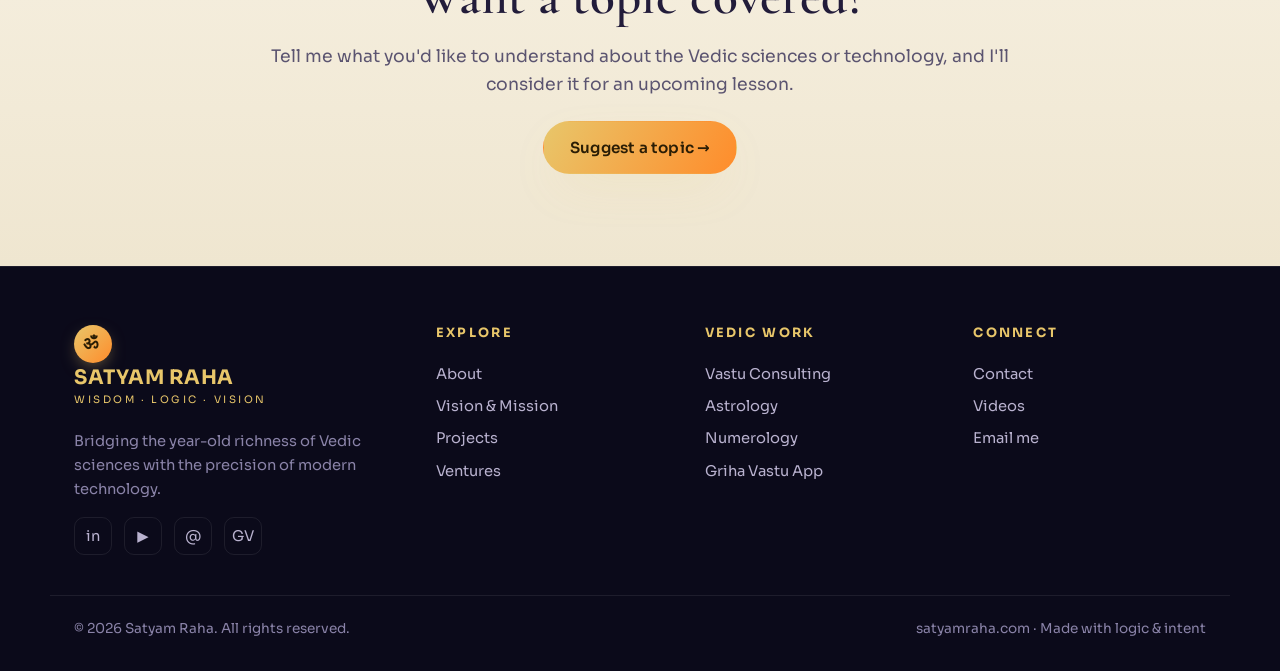
<file: media.html>
<!DOCTYPE html>
<html lang="en">
<head>
  <meta charset="UTF-8" />
  <meta name="viewport" content="width=device-width, initial-scale=1.0" />
  <title>Media & Videos — Satyam Raha</title>
  <meta name="description" content="Talks, lessons and videos by Satyam Raha on Vedic sciences, technology and the bridge between them." />
  <link rel="preconnect" href="https://fonts.googleapis.com" />
  <link rel="preconnect" href="https://fonts.gstatic.com" crossorigin />
  <link href="https://fonts.googleapis.com/css2?family=Cormorant+Garamond:wght@500;600;700&family=Sora:wght@300;400;500;600;700&display=swap" rel="stylesheet" />
  <link rel="stylesheet" href="assets/css/style.css" />
  <link rel="icon" href="assets/img/logo.png" />
</head>
<body>
  <div class="starfield"></div>

  <header class="nav">
    <div class="nav-inner">
      <a class="brand" href="index.html"><span class="mark">ॐ</span><span><b>Satyam Raha</b><span>Wisdom · Logic · Vision</span></span></a>
      <nav class="nav-links">
        <a href="index.html">Home</a>
        <a href="about.html">About</a>
        <a href="vision.html">Vision</a>
        <a href="projects.html">Projects</a>
        <a href="ventures.html">Ventures</a>
        <a href="media.html">Media</a>
        <a class="btn btn-primary nav-cta" href="contact.html">Connect</a>
      </nav>
      <button class="nav-toggle" aria-label="Menu"><span></span><span></span><span></span></button>
    </div>
  </header>

  <section class="page-head">
    <div class="wrap reveal">
      <p class="breadcrumb"><a href="index.html">Home</a> / Media</p>
      <span class="eyebrow">Talks &amp; Lessons</span>
      <h1>Ideas worth <span class="gold-text">watching</span></h1>
      <p class="lead">Lessons, talks and explainers on the Vedic sciences, technology, and the logic that ties
        them together. New content is on the way — subscribe to follow along.</p>
    </div>
  </section>

  <!-- VIDEO GRID (placeholders — swap href with real YouTube links) -->
  <section style="padding-top:20px">
    <div class="wrap grid grid-3 reveal">

      <a class="card video-card" href="#" data-video>
        <div class="video-thumb"><div class="play">▶</div></div>
        <div class="body">
          <span class="project tag">Vastu</span>
          <h3 style="font-size:1.25rem">Vastu, logically explained</h3>
          <p>Why direction and space affect us — and how to reason about it instead of fearing it.</p>
        </div>
      </a>

      <a class="card video-card" href="#" data-video>
        <div class="video-thumb"><div class="play">▶</div></div>
        <div class="body">
          <span class="project tag">Numerology</span>
          <h3 style="font-size:1.25rem">The language of numbers</h3>
          <p>An introduction to advanced numerology and what your numbers actually represent.</p>
        </div>
      </a>

      <a class="card video-card" href="#" data-video>
        <div class="video-thumb"><div class="play">▶</div></div>
        <div class="body">
          <span class="project tag">Astrology</span>
          <h3 style="font-size:1.25rem">Reading the map of time</h3>
          <p>How astrology models time and influence — with a computational, evidence-seeking lens.</p>
        </div>
      </a>

      <a class="card video-card" href="#" data-video>
        <div class="video-thumb"><div class="play">▶</div></div>
        <div class="body">
          <span class="project tag">Product</span>
          <h3 style="font-size:1.25rem">Griha Vastu — a walkthrough</h3>
          <p>A tour of the app: floor plans, the compass, analysis and remedies.</p>
        </div>
      </a>

      <a class="card video-card" href="#" data-video>
        <div class="video-thumb"><div class="play">▶</div></div>
        <div class="body">
          <span class="project tag">Tech + Veda</span>
          <h3 style="font-size:1.25rem">Where AI meets the ancient</h3>
          <p>The case for bringing computation and logic to time-tested Vedic techniques.</p>
        </div>
      </a>

      <a class="card video-card" href="#" data-video>
        <div class="video-thumb"><div class="play">▶</div></div>
        <div class="body">
          <span class="project tag">Mindset</span>
          <h3 style="font-size:1.25rem">Aligning with your purpose</h3>
          <p>Practical ideas on understanding your mind, body and soul — and your true potential.</p>
        </div>
      </a>

    </div>

    <div class="wrap center reveal" style="margin-top:34px">
      <p class="lead" style="margin-inline:auto;margin-bottom:18px">Replace these placeholders with your real
        video links anytime — the layout is ready.</p>
      <a class="btn btn-primary" href="https://www.youtube.com/@satyamraha8" target="_blank" rel="noopener">Visit my channel →</a>
    </div>
  </section>

  <!-- CTA -->
  <section class="section-light">
    <div class="wrap center reveal">
      <span class="eyebrow">Stay Close</span>
      <h2 class="section-title">Want a topic covered?</h2>
      <p class="lead">Tell me what you'd like to understand about the Vedic sciences or technology, and I'll
        consider it for an upcoming lesson.</p>
      <div style="margin-top:22px"><a class="btn btn-primary" href="contact.html">Suggest a topic →</a></div>
    </div>
  </section>

  <footer class="footer">
    <div class="wrap footer-grid">
      <div>
        <a class="brand" href="index.html"><span class="mark">ॐ</span><span><b>Satyam Raha</b><span>Wisdom · Logic · Vision</span></span></a>
        <p class="blurb" style="margin-top:16px">Bridging the year-old richness of Vedic sciences with the precision of modern technology.</p>
        <div class="socials">
          <a href="https://www.linkedin.com/in/satyam-raha/" title="LinkedIn" target="_blank" rel="noopener">in</a>
          <a href="https://www.youtube.com/@satyamraha8" title="YouTube" target="_blank" rel="noopener">▶</a>
          <a href="mailto:raha786.satyam@gmail.com" title="Email">@</a>
          <a href="https://app.retrogradearc.com" title="Griha Vastu" target="_blank" rel="noopener">GV</a>
        </div>
      </div>
      <div><h5>Explore</h5><a href="about.html">About</a><a href="vision.html">Vision &amp; Mission</a><a href="projects.html">Projects</a><a href="ventures.html">Ventures</a></div>
      <div><h5>Vedic Work</h5><a href="ventures.html">Vastu Consulting</a><a href="ventures.html">Astrology</a><a href="ventures.html">Numerology</a><a href="https://app.retrogradearc.com" target="_blank" rel="noopener">Griha Vastu App</a></div>
      <div><h5>Connect</h5><a href="contact.html">Contact</a><a href="media.html">Videos</a><a href="mailto:raha786.satyam@gmail.com">Email me</a></div>
    </div>
    <div class="wrap footer-bottom">
      <span>© <span id="year">2026</span> Satyam Raha. All rights reserved.</span>
      <span>satyamraha.com · Made with logic &amp; intent</span>
    </div>
  </footer>

  <script src="assets/js/main.js"></script>
</body>
</html>
</file>
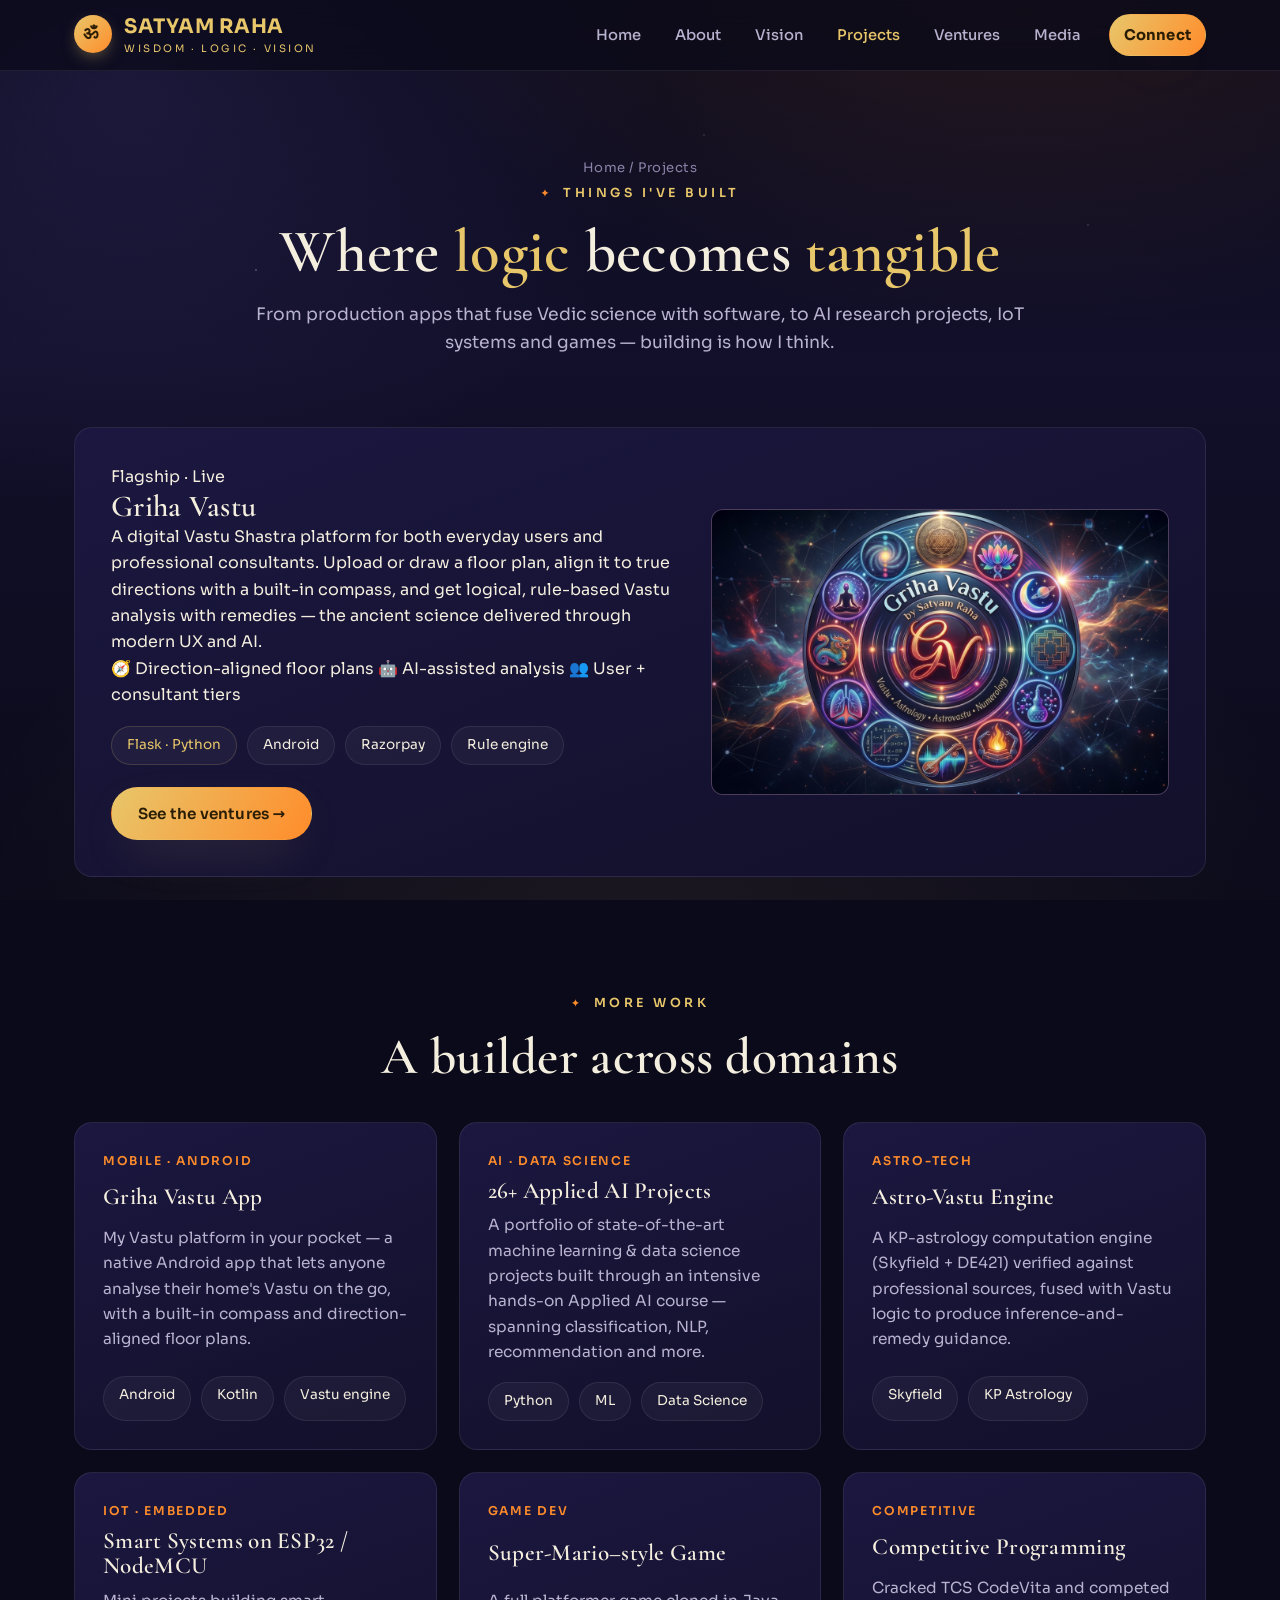
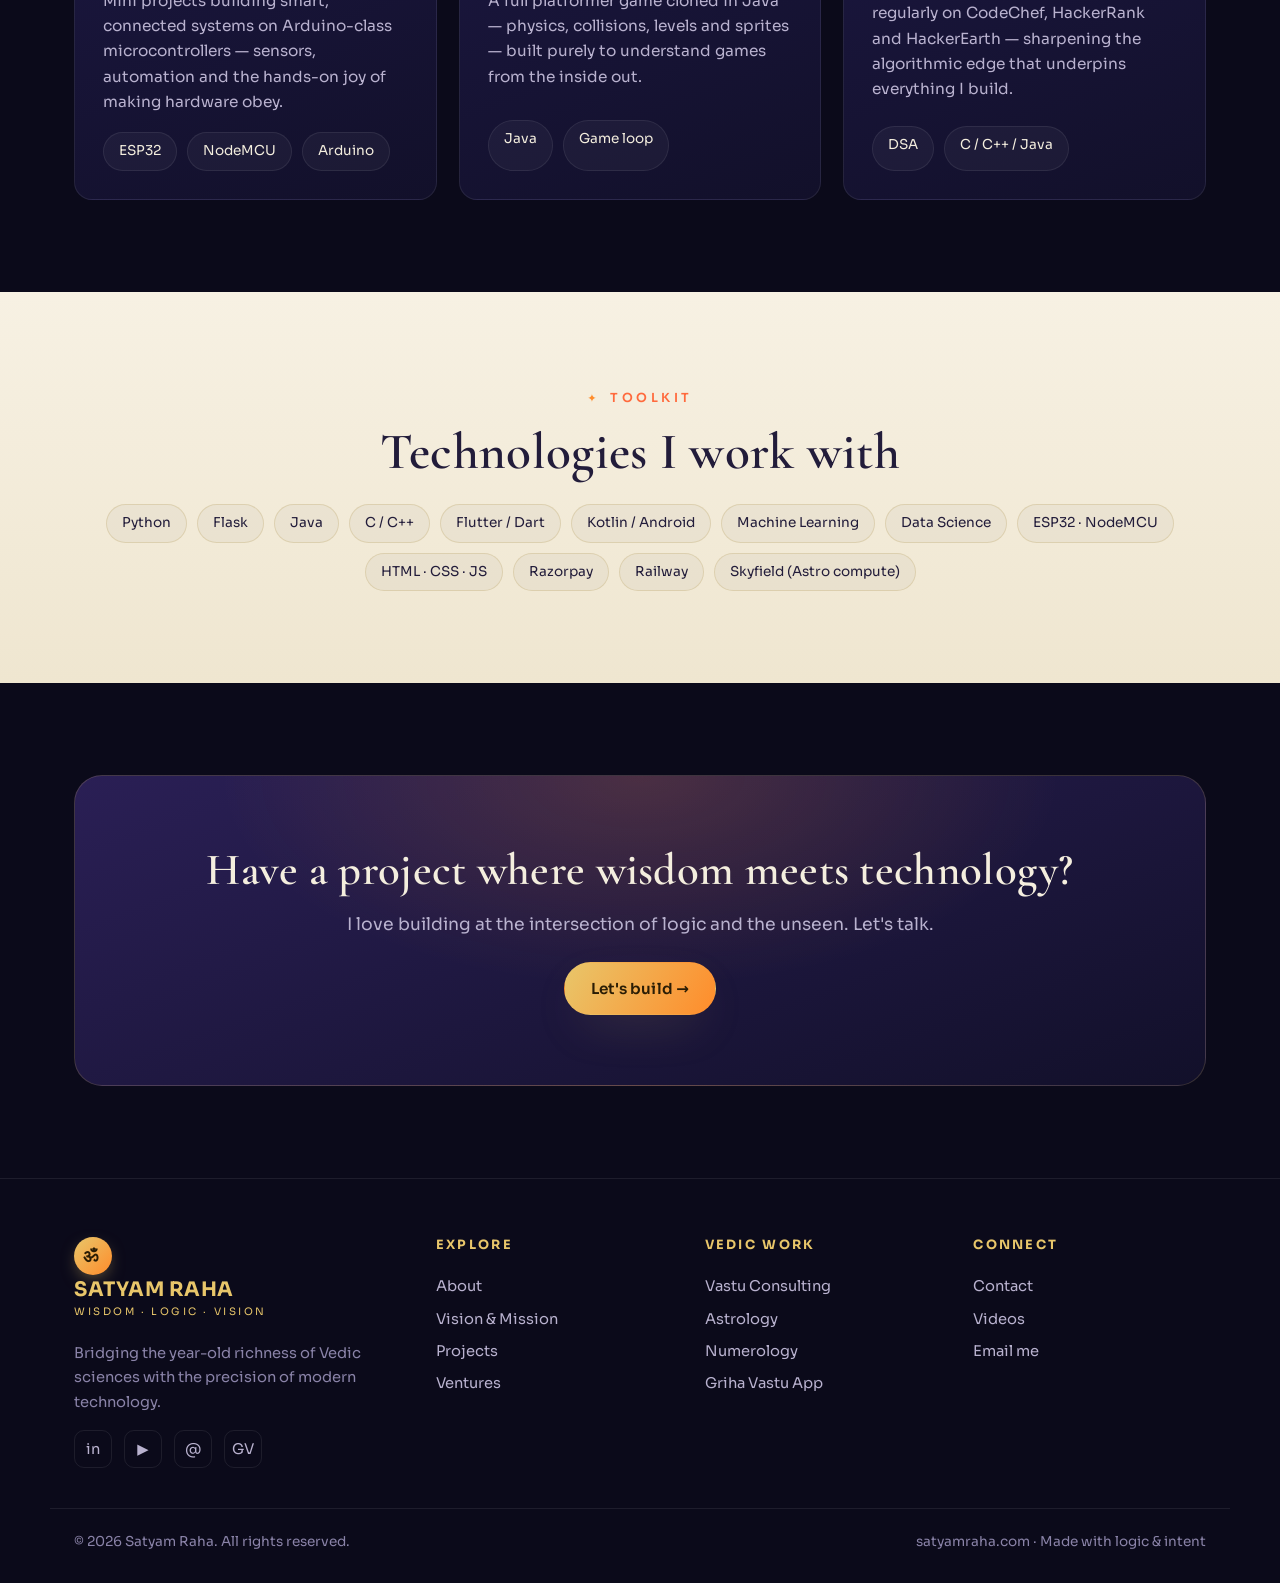
<file: projects.html>
<!DOCTYPE html>
<html lang="en">
<head>
  <meta charset="UTF-8" />
  <meta name="viewport" content="width=device-width, initial-scale=1.0" />
  <title>Projects — Satyam Raha</title>
  <meta name="description" content="Projects by Satyam Raha — Griha Vastu, Applied AI & Data Science work, IoT systems, game development and Vedic-tech tools." />
  <link rel="preconnect" href="https://fonts.googleapis.com" />
  <link rel="preconnect" href="https://fonts.gstatic.com" crossorigin />
  <link href="https://fonts.googleapis.com/css2?family=Cormorant+Garamond:wght@500;600;700&family=Sora:wght@300;400;500;600;700&display=swap" rel="stylesheet" />
  <link rel="stylesheet" href="assets/css/style.css" />
  <link rel="icon" href="assets/img/logo.png" />
</head>
<body>
  <div class="starfield"></div>

  <header class="nav">
    <div class="nav-inner">
      <a class="brand" href="index.html"><span class="mark">ॐ</span><span><b>Satyam Raha</b><span>Wisdom · Logic · Vision</span></span></a>
      <nav class="nav-links">
        <a href="index.html">Home</a>
        <a href="about.html">About</a>
        <a href="vision.html">Vision</a>
        <a href="projects.html">Projects</a>
        <a href="ventures.html">Ventures</a>
        <a href="media.html">Media</a>
        <a class="btn btn-primary nav-cta" href="contact.html">Connect</a>
      </nav>
      <button class="nav-toggle" aria-label="Menu"><span></span><span></span><span></span></button>
    </div>
  </header>

  <section class="page-head">
    <div class="wrap reveal">
      <p class="breadcrumb"><a href="index.html">Home</a> / Projects</p>
      <span class="eyebrow">Things I've Built</span>
      <h1>Where <span class="gold-text">logic</span> becomes <span class="gold-text">tangible</span></h1>
      <p class="lead">From production apps that fuse Vedic science with software, to AI research projects,
        IoT systems and games — building is how I think.</p>
    </div>
  </section>

  <!-- FLAGSHIP: Griha Vastu -->
  <section style="padding-top:20px">
    <div class="wrap reveal">
      <div class="feature-row">
        <div>
          <span class="project tag">Flagship · Live</span>
          <h3 style="font-size:1.9rem">Griha Vastu</h3>
          <p>A digital Vastu Shastra platform for both everyday users and professional consultants. Upload or
            draw a floor plan, align it to true directions with a built-in compass, and get logical,
            rule-based Vastu analysis with remedies — the ancient science delivered through modern UX and AI.</p>
          <div class="meta">
            <span>🧭 Direction-aligned floor plans</span>
            <span>🤖 AI-assisted analysis</span>
            <span>👥 User + consultant tiers</span>
          </div>
          <div class="chips">
            <span class="chip gold">Flask · Python</span><span class="chip">Android</span>
            <span class="chip">Razorpay</span><span class="chip">Rule engine</span>
          </div>
          <div style="margin-top:22px"><a class="btn btn-primary" href="ventures.html">See the ventures →</a></div>
        </div>
        <div class="fr-media"><img src="assets/img/griha-vastu.jpg" alt="Griha Vastu app" /></div>
      </div>
    </div>
  </section>

  <!-- GRID of other projects -->
  <section style="padding-top:20px">
    <div class="wrap center reveal">
      <span class="eyebrow">More Work</span>
      <h2 class="section-title">A builder across domains</h2>
    </div>
    <div class="wrap grid grid-3 reveal" style="margin-top:36px">

      <article class="card project">
        <span class="tag">Mobile · Android</span>
        <h3>Griha Vastu App</h3>
        <p>My Vastu platform in your pocket — a native Android app that lets anyone analyse their home's
          Vastu on the go, with a built-in compass and direction-aligned floor plans.</p>
        <div class="chips"><span class="chip">Android</span><span class="chip">Kotlin</span><span class="chip">Vastu engine</span></div>
      </article>

      <article class="card project">
        <span class="tag">AI · Data Science</span>
        <h3>26+ Applied AI Projects</h3>
        <p>A portfolio of state-of-the-art machine learning &amp; data science projects built through an
          intensive hands-on Applied AI course — spanning classification, NLP, recommendation and more.</p>
        <div class="chips"><span class="chip">Python</span><span class="chip">ML</span><span class="chip">Data Science</span></div>
      </article>

      <article class="card project">
        <span class="tag">Astro-Tech</span>
        <h3>Astro-Vastu Engine</h3>
        <p>A KP-astrology computation engine (Skyfield + DE421) verified against professional sources, fused
          with Vastu logic to produce inference-and-remedy guidance.</p>
        <div class="chips"><span class="chip">Skyfield</span><span class="chip">KP Astrology</span></div>
      </article>

      <article class="card project">
        <span class="tag">IoT · Embedded</span>
        <h3>Smart Systems on ESP32 / NodeMCU</h3>
        <p>Mini projects building smart, connected systems on Arduino-class microcontrollers — sensors,
          automation and the hands-on joy of making hardware obey.</p>
        <div class="chips"><span class="chip">ESP32</span><span class="chip">NodeMCU</span><span class="chip">Arduino</span></div>
      </article>

      <article class="card project">
        <span class="tag">Game Dev</span>
        <h3>Super-Mario–style Game</h3>
        <p>A full platformer game cloned in Java — physics, collisions, levels and sprites — built purely
          to understand games from the inside out.</p>
        <div class="chips"><span class="chip">Java</span><span class="chip">Game loop</span></div>
      </article>

      <article class="card project">
        <span class="tag">Competitive</span>
        <h3>Competitive Programming</h3>
        <p>Cracked TCS CodeVita and competed regularly on CodeChef, HackerRank and HackerEarth — sharpening
          the algorithmic edge that underpins everything I build.</p>
        <div class="chips"><span class="chip">DSA</span><span class="chip">C / C++ / Java</span></div>
      </article>

    </div>
  </section>

  <!-- TECH STACK -->
  <section class="section-light">
    <div class="wrap center reveal">
      <span class="eyebrow">Toolkit</span>
      <h2 class="section-title">Technologies I work with</h2>
    </div>
    <div class="wrap center reveal" style="margin-top:24px">
      <div class="chips" style="justify-content:center">
        <span class="chip">Python</span><span class="chip">Flask</span><span class="chip">Java</span>
        <span class="chip">C / C++</span><span class="chip">Flutter / Dart</span><span class="chip">Kotlin / Android</span>
        <span class="chip">Machine Learning</span><span class="chip">Data Science</span><span class="chip">ESP32 · NodeMCU</span>
        <span class="chip">HTML · CSS · JS</span><span class="chip">Razorpay</span><span class="chip">Railway</span>
        <span class="chip">Skyfield (Astro compute)</span>
      </div>
    </div>
  </section>

  <!-- CTA -->
  <section>
    <div class="wrap reveal">
      <div class="cta-banner">
        <h2>Have a project where wisdom meets technology?</h2>
        <p class="lead" style="margin:0 auto 24px">I love building at the intersection of logic and the unseen. Let's talk.</p>
        <a class="btn btn-primary" href="contact.html">Let's build →</a>
      </div>
    </div>
  </section>

  <footer class="footer">
    <div class="wrap footer-grid">
      <div>
        <a class="brand" href="index.html"><span class="mark">ॐ</span><span><b>Satyam Raha</b><span>Wisdom · Logic · Vision</span></span></a>
        <p class="blurb" style="margin-top:16px">Bridging the year-old richness of Vedic sciences with the precision of modern technology.</p>
        <div class="socials">
          <a href="https://www.linkedin.com/in/satyam-raha/" title="LinkedIn" target="_blank" rel="noopener">in</a>
          <a href="https://www.youtube.com/@satyamraha8" title="YouTube" target="_blank" rel="noopener">▶</a>
          <a href="mailto:raha786.satyam@gmail.com" title="Email">@</a>
          <a href="https://app.retrogradearc.com" title="Griha Vastu" target="_blank" rel="noopener">GV</a>
        </div>
      </div>
      <div><h5>Explore</h5><a href="about.html">About</a><a href="vision.html">Vision &amp; Mission</a><a href="projects.html">Projects</a><a href="ventures.html">Ventures</a></div>
      <div><h5>Vedic Work</h5><a href="ventures.html">Vastu Consulting</a><a href="ventures.html">Astrology</a><a href="ventures.html">Numerology</a><a href="https://app.retrogradearc.com" target="_blank" rel="noopener">Griha Vastu App</a></div>
      <div><h5>Connect</h5><a href="contact.html">Contact</a><a href="media.html">Videos</a><a href="mailto:raha786.satyam@gmail.com">Email me</a></div>
    </div>
    <div class="wrap footer-bottom">
      <span>© <span id="year">2026</span> Satyam Raha. All rights reserved.</span>
      <span>satyamraha.com · Made with logic &amp; intent</span>
    </div>
  </footer>

  <script src="assets/js/main.js"></script>
</body>
</html>
</file>
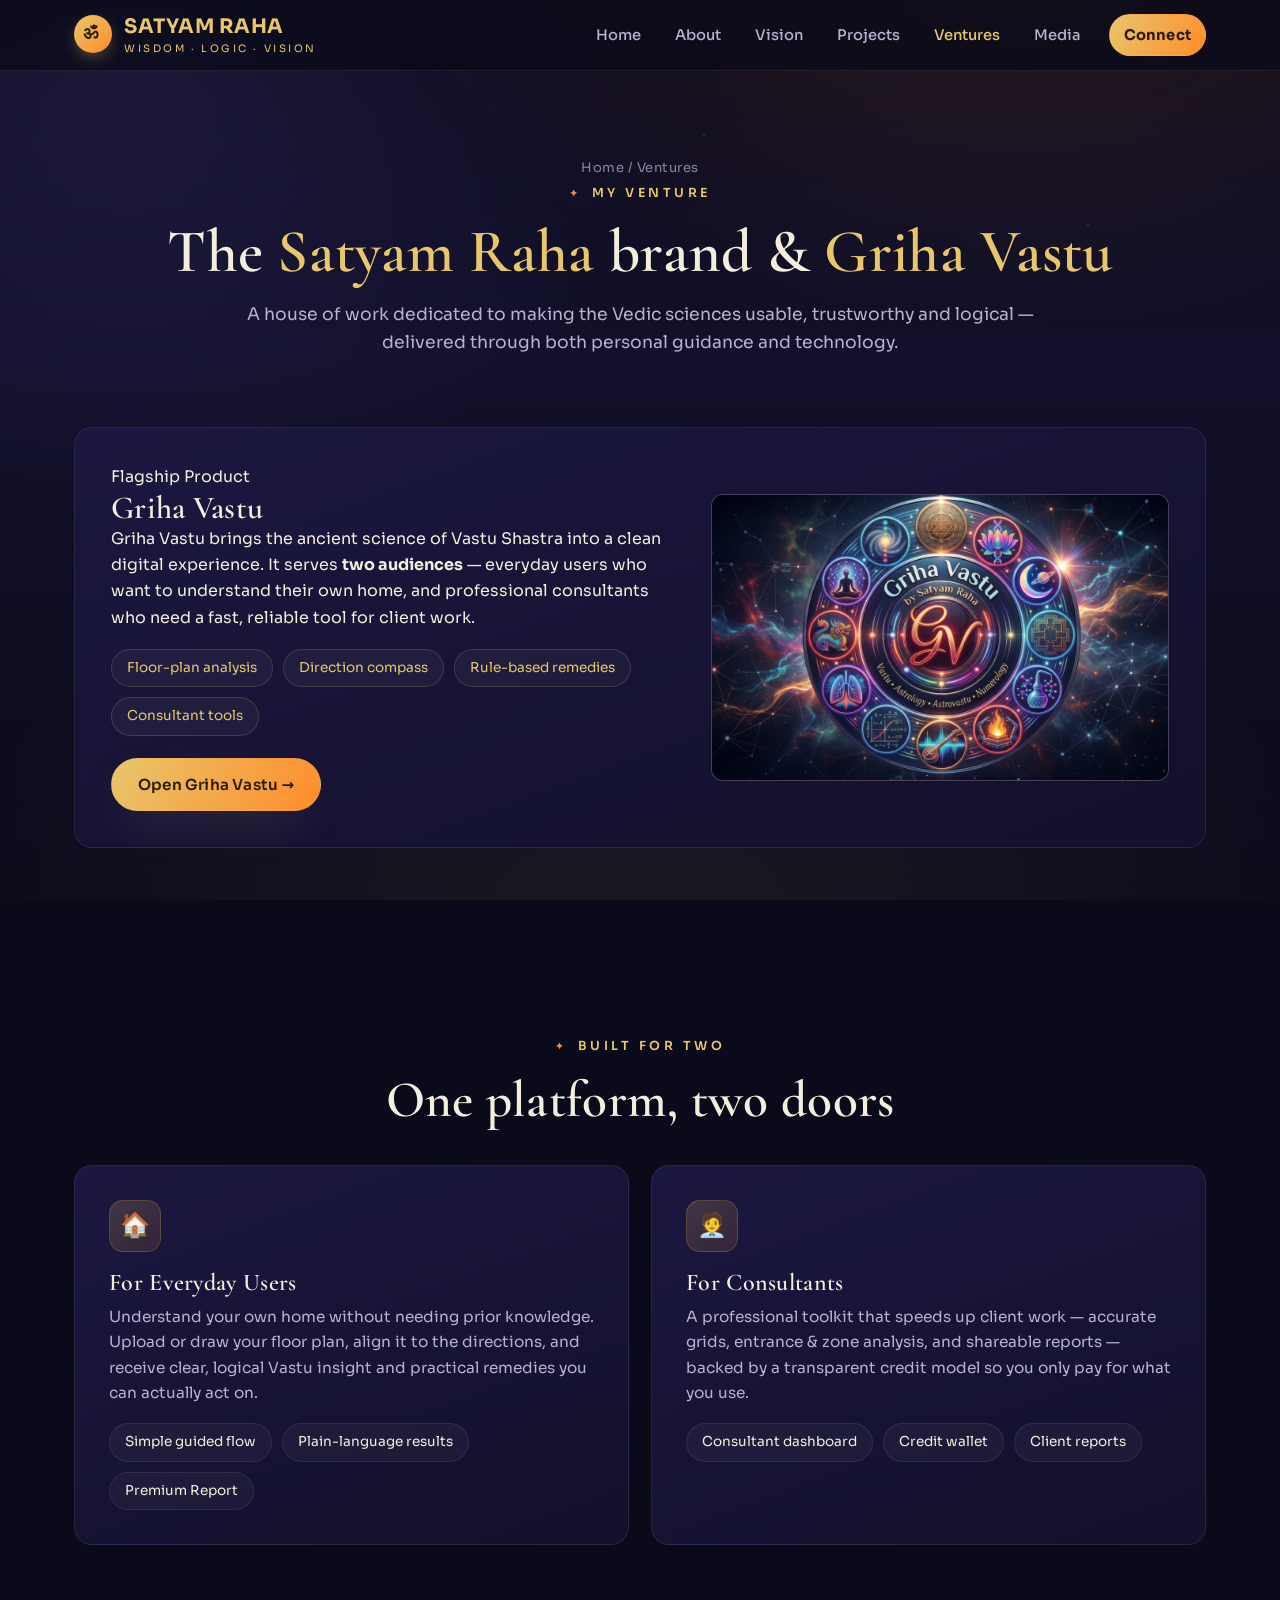
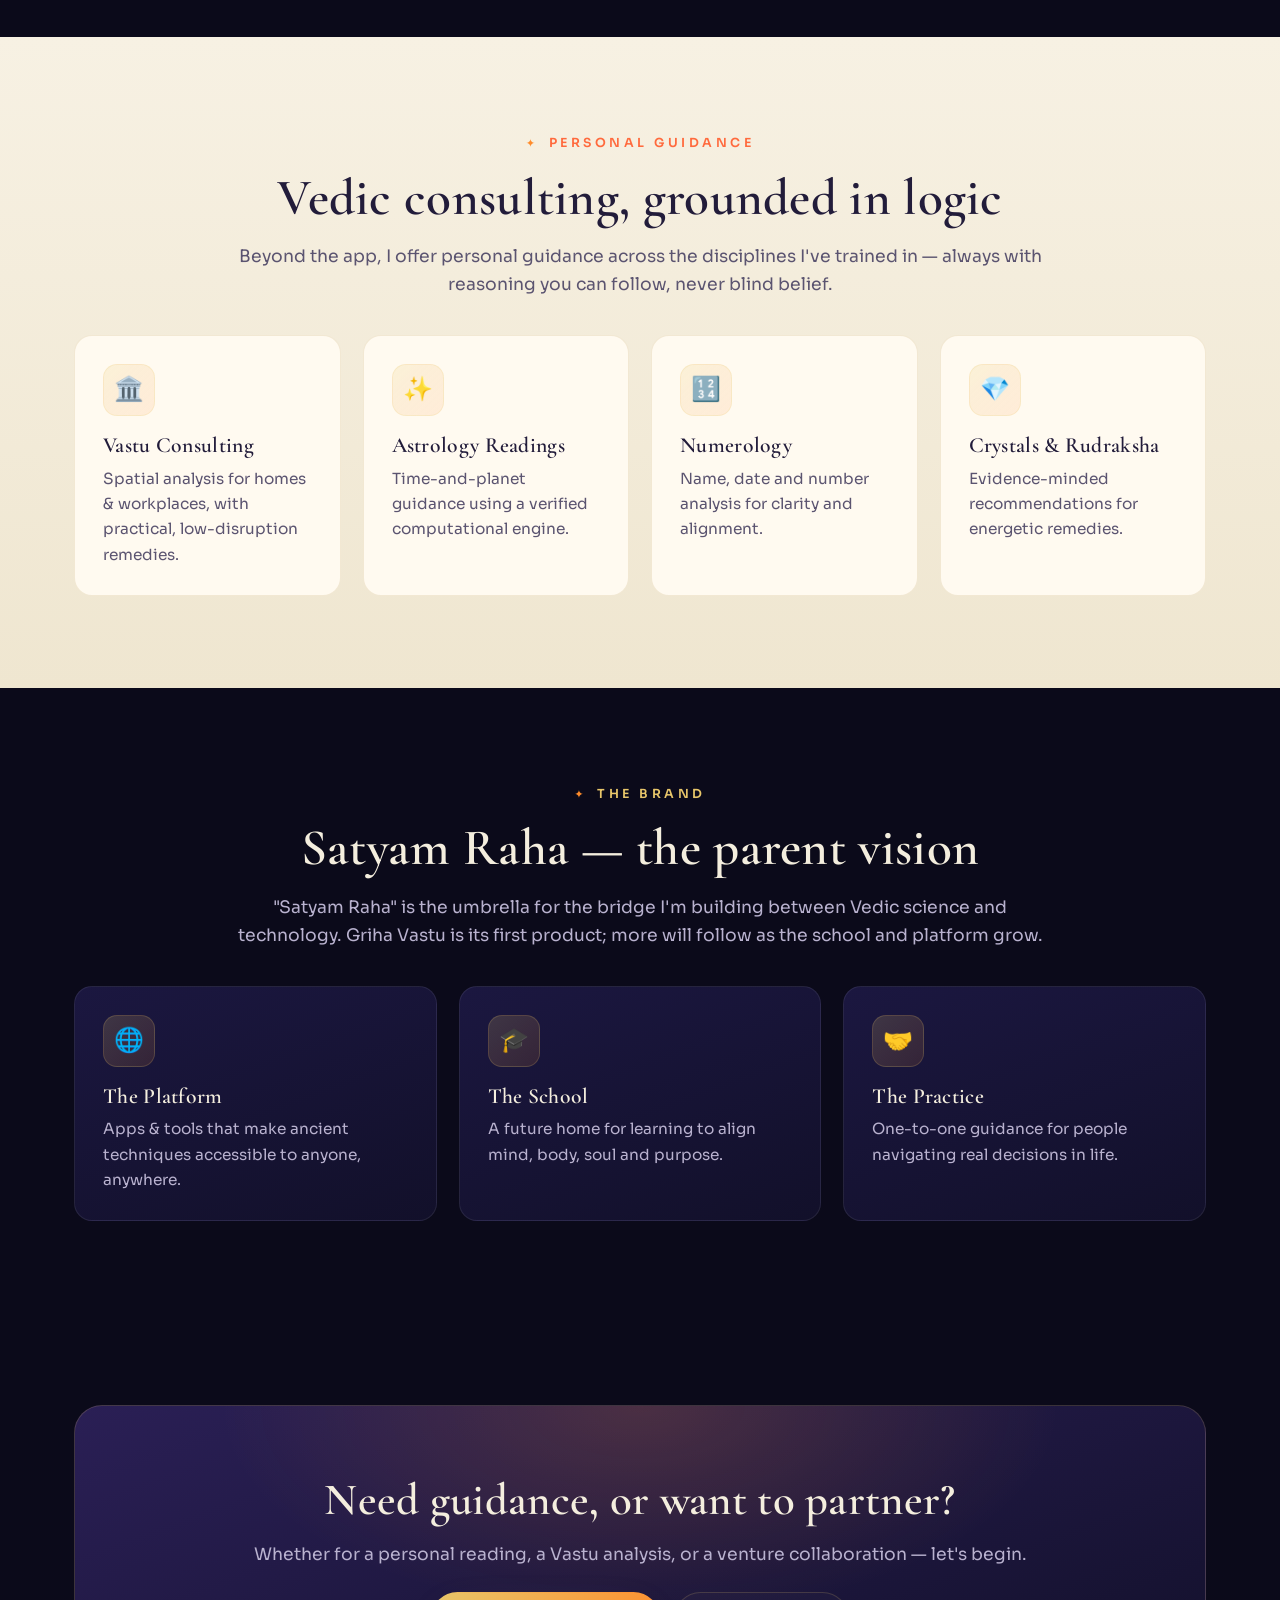
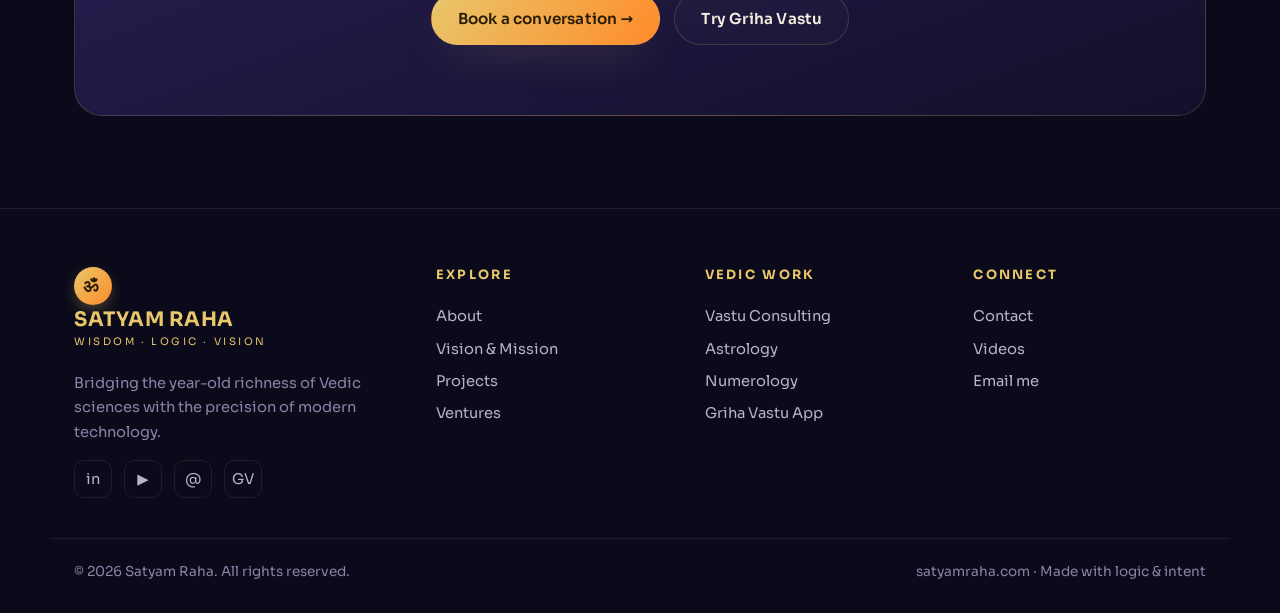
<file: ventures.html>
<!DOCTYPE html>
<html lang="en">
<head>
  <meta charset="UTF-8" />
  <meta name="viewport" content="width=device-width, initial-scale=1.0" />
  <title>Ventures — Satyam Raha</title>
  <meta name="description" content="The Satyam Raha brand & Griha Vastu — Vedic-science consulting and a Vastu platform for users and consultants, built on logic and modern technology." />
  <link rel="preconnect" href="https://fonts.googleapis.com" />
  <link rel="preconnect" href="https://fonts.gstatic.com" crossorigin />
  <link href="https://fonts.googleapis.com/css2?family=Cormorant+Garamond:wght@500;600;700&family=Sora:wght@300;400;500;600;700&display=swap" rel="stylesheet" />
  <link rel="stylesheet" href="assets/css/style.css" />
  <link rel="icon" href="assets/img/logo.png" />
</head>
<body>
  <div class="starfield"></div>

  <header class="nav">
    <div class="nav-inner">
      <a class="brand" href="index.html"><span class="mark">ॐ</span><span><b>Satyam Raha</b><span>Wisdom · Logic · Vision</span></span></a>
      <nav class="nav-links">
        <a href="index.html">Home</a>
        <a href="about.html">About</a>
        <a href="vision.html">Vision</a>
        <a href="projects.html">Projects</a>
        <a href="ventures.html">Ventures</a>
        <a href="media.html">Media</a>
        <a class="btn btn-primary nav-cta" href="contact.html">Connect</a>
      </nav>
      <button class="nav-toggle" aria-label="Menu"><span></span><span></span><span></span></button>
    </div>
  </header>

  <section class="page-head">
    <div class="wrap reveal">
      <p class="breadcrumb"><a href="index.html">Home</a> / Ventures</p>
      <span class="eyebrow">My Venture</span>
      <h1>The <span class="gold-text">Satyam Raha</span> brand &amp; <span class="gold-text">Griha Vastu</span></h1>
      <p class="lead">A house of work dedicated to making the Vedic sciences usable, trustworthy and
        logical — delivered through both personal guidance and technology.</p>
    </div>
  </section>

  <!-- GRIHA VASTU SPOTLIGHT -->
  <section style="padding-top:20px">
    <div class="wrap reveal">
      <div class="feature-row">
        <div>
          <span class="project tag">Flagship Product</span>
          <h3 style="font-size:2rem">Griha Vastu</h3>
          <p>Griha Vastu brings the ancient science of Vastu Shastra into a clean digital experience.
            It serves <b>two audiences</b> — everyday users who want to understand their own home, and
            professional consultants who need a fast, reliable tool for client work.</p>
          <div class="chips">
            <span class="chip gold">Floor-plan analysis</span><span class="chip gold">Direction compass</span>
            <span class="chip gold">Rule-based remedies</span><span class="chip gold">Consultant tools</span>
          </div>
          <div style="margin-top:22px">
            <a class="btn btn-primary" href="https://app.retrogradearc.com" target="_blank" rel="noopener">Open Griha Vastu →</a>
          </div>
        </div>
        <div class="fr-media"><img src="assets/img/griha-vastu.jpg" alt="Griha Vastu" /></div>
      </div>
    </div>
  </section>

  <!-- WHO IT SERVES -->
  <section>
    <div class="wrap center reveal">
      <span class="eyebrow">Built for Two</span>
      <h2 class="section-title">One platform, two doors</h2>
    </div>
    <div class="wrap grid grid-2 reveal" style="margin-top:36px">
      <article class="card" style="padding:34px">
        <div class="ico">🏠</div>
        <h3 style="font-size:1.5rem">For Everyday Users</h3>
        <p>Understand your own home without needing prior knowledge. Upload or draw your floor plan, align it
          to the directions, and receive clear, logical Vastu insight and practical remedies you can actually act on.</p>
        <div class="chips">
          <span class="chip">Simple guided flow</span><span class="chip">Plain-language results</span><span class="chip">Premium Report</span>
        </div>
      </article>
      <article class="card" style="padding:34px">
        <div class="ico">🧑‍💼</div>
        <h3 style="font-size:1.5rem">For Consultants</h3>
        <p>A professional toolkit that speeds up client work — accurate grids, entrance &amp; zone analysis,
          and shareable reports — backed by a transparent credit model so you only pay for what you use.</p>
        <div class="chips">
          <span class="chip">Consultant dashboard</span><span class="chip">Credit wallet</span><span class="chip">Client reports</span>
        </div>
      </article>
    </div>
  </section>

  <!-- SERVICES / CONSULTING -->
  <section class="section-light">
    <div class="wrap center reveal">
      <span class="eyebrow">Personal Guidance</span>
      <h2 class="section-title">Vedic consulting, grounded in logic</h2>
      <p class="lead">Beyond the app, I offer personal guidance across the disciplines I've trained in — always
        with reasoning you can follow, never blind belief.</p>
    </div>
    <div class="wrap grid grid-4 reveal" style="margin-top:36px">
      <article class="card"><div class="ico">🏛️</div><h3>Vastu Consulting</h3><p>Spatial analysis for homes &amp; workplaces, with practical, low-disruption remedies.</p></article>
      <article class="card"><div class="ico">✨</div><h3>Astrology Readings</h3><p>Time-and-planet guidance using a verified computational engine.</p></article>
      <article class="card"><div class="ico">🔢</div><h3>Numerology</h3><p>Name, date and number analysis for clarity and alignment.</p></article>
      <article class="card"><div class="ico">💎</div><h3>Crystals &amp; Rudraksha</h3><p>Evidence-minded recommendations for energetic remedies.</p></article>
    </div>
  </section>

  <!-- BRAND ARCHITECTURE -->
  <section>
    <div class="wrap center reveal">
      <span class="eyebrow">The Brand</span>
      <h2 class="section-title">Satyam Raha — the parent vision</h2>
      <p class="lead">"Satyam Raha" is the umbrella for the bridge I'm building between Vedic science and
        technology. Griha Vastu is its first product; more will follow as the school and platform grow.</p>
    </div>
    <div class="wrap grid grid-3 reveal" style="margin-top:36px">
      <article class="card"><div class="ico">🌐</div><h3>The Platform</h3><p>Apps &amp; tools that make ancient techniques accessible to anyone, anywhere.</p></article>
      <article class="card"><div class="ico">🎓</div><h3>The School</h3><p>A future home for learning to align mind, body, soul and purpose.</p></article>
      <article class="card"><div class="ico">🤝</div><h3>The Practice</h3><p>One-to-one guidance for people navigating real decisions in life.</p></article>
    </div>
  </section>

  <!-- CTA -->
  <section>
    <div class="wrap reveal">
      <div class="cta-banner">
        <h2>Need guidance, or want to partner?</h2>
        <p class="lead" style="margin:0 auto 24px">Whether for a personal reading, a Vastu analysis, or a
          venture collaboration — let's begin.</p>
        <div style="display:flex;gap:14px;justify-content:center;flex-wrap:wrap">
          <a class="btn btn-primary" href="contact.html">Book a conversation →</a>
          <a class="btn btn-ghost" href="https://app.retrogradearc.com" target="_blank" rel="noopener">Try Griha Vastu</a>
        </div>
      </div>
    </div>
  </section>

  <footer class="footer">
    <div class="wrap footer-grid">
      <div>
        <a class="brand" href="index.html"><span class="mark">ॐ</span><span><b>Satyam Raha</b><span>Wisdom · Logic · Vision</span></span></a>
        <p class="blurb" style="margin-top:16px">Bridging the year-old richness of Vedic sciences with the precision of modern technology.</p>
        <div class="socials">
          <a href="https://www.linkedin.com/in/satyam-raha/" title="LinkedIn" target="_blank" rel="noopener">in</a>
          <a href="https://www.youtube.com/@satyamraha8" title="YouTube" target="_blank" rel="noopener">▶</a>
          <a href="mailto:raha786.satyam@gmail.com" title="Email">@</a>
          <a href="https://app.retrogradearc.com" title="Griha Vastu" target="_blank" rel="noopener">GV</a>
        </div>
      </div>
      <div><h5>Explore</h5><a href="about.html">About</a><a href="vision.html">Vision &amp; Mission</a><a href="projects.html">Projects</a><a href="ventures.html">Ventures</a></div>
      <div><h5>Vedic Work</h5><a href="ventures.html">Vastu Consulting</a><a href="ventures.html">Astrology</a><a href="ventures.html">Numerology</a><a href="https://app.retrogradearc.com" target="_blank" rel="noopener">Griha Vastu App</a></div>
      <div><h5>Connect</h5><a href="contact.html">Contact</a><a href="media.html">Videos</a><a href="mailto:raha786.satyam@gmail.com">Email me</a></div>
    </div>
    <div class="wrap footer-bottom">
      <span>© <span id="year">2026</span> Satyam Raha. All rights reserved.</span>
      <span>satyamraha.com · Made with logic &amp; intent</span>
    </div>
  </footer>

  <script src="assets/js/main.js"></script>
</body>
</html>
</file>
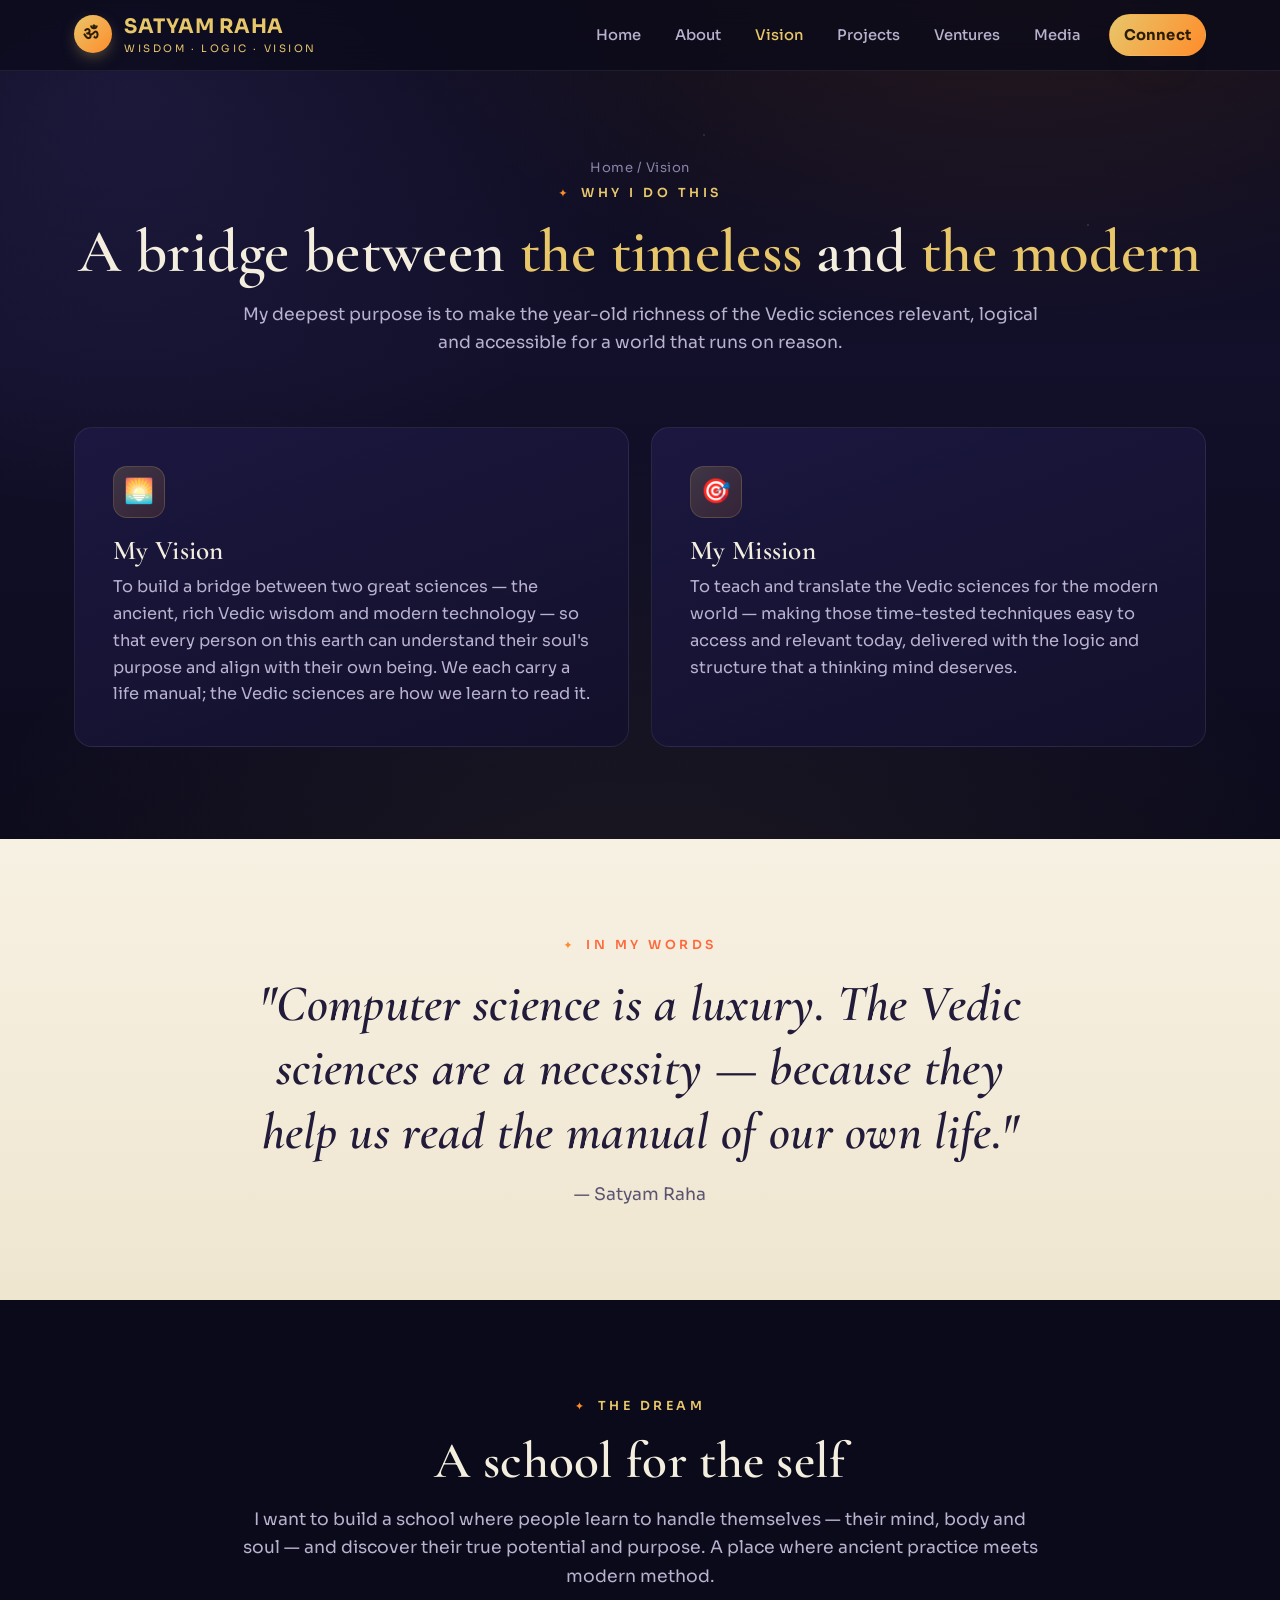
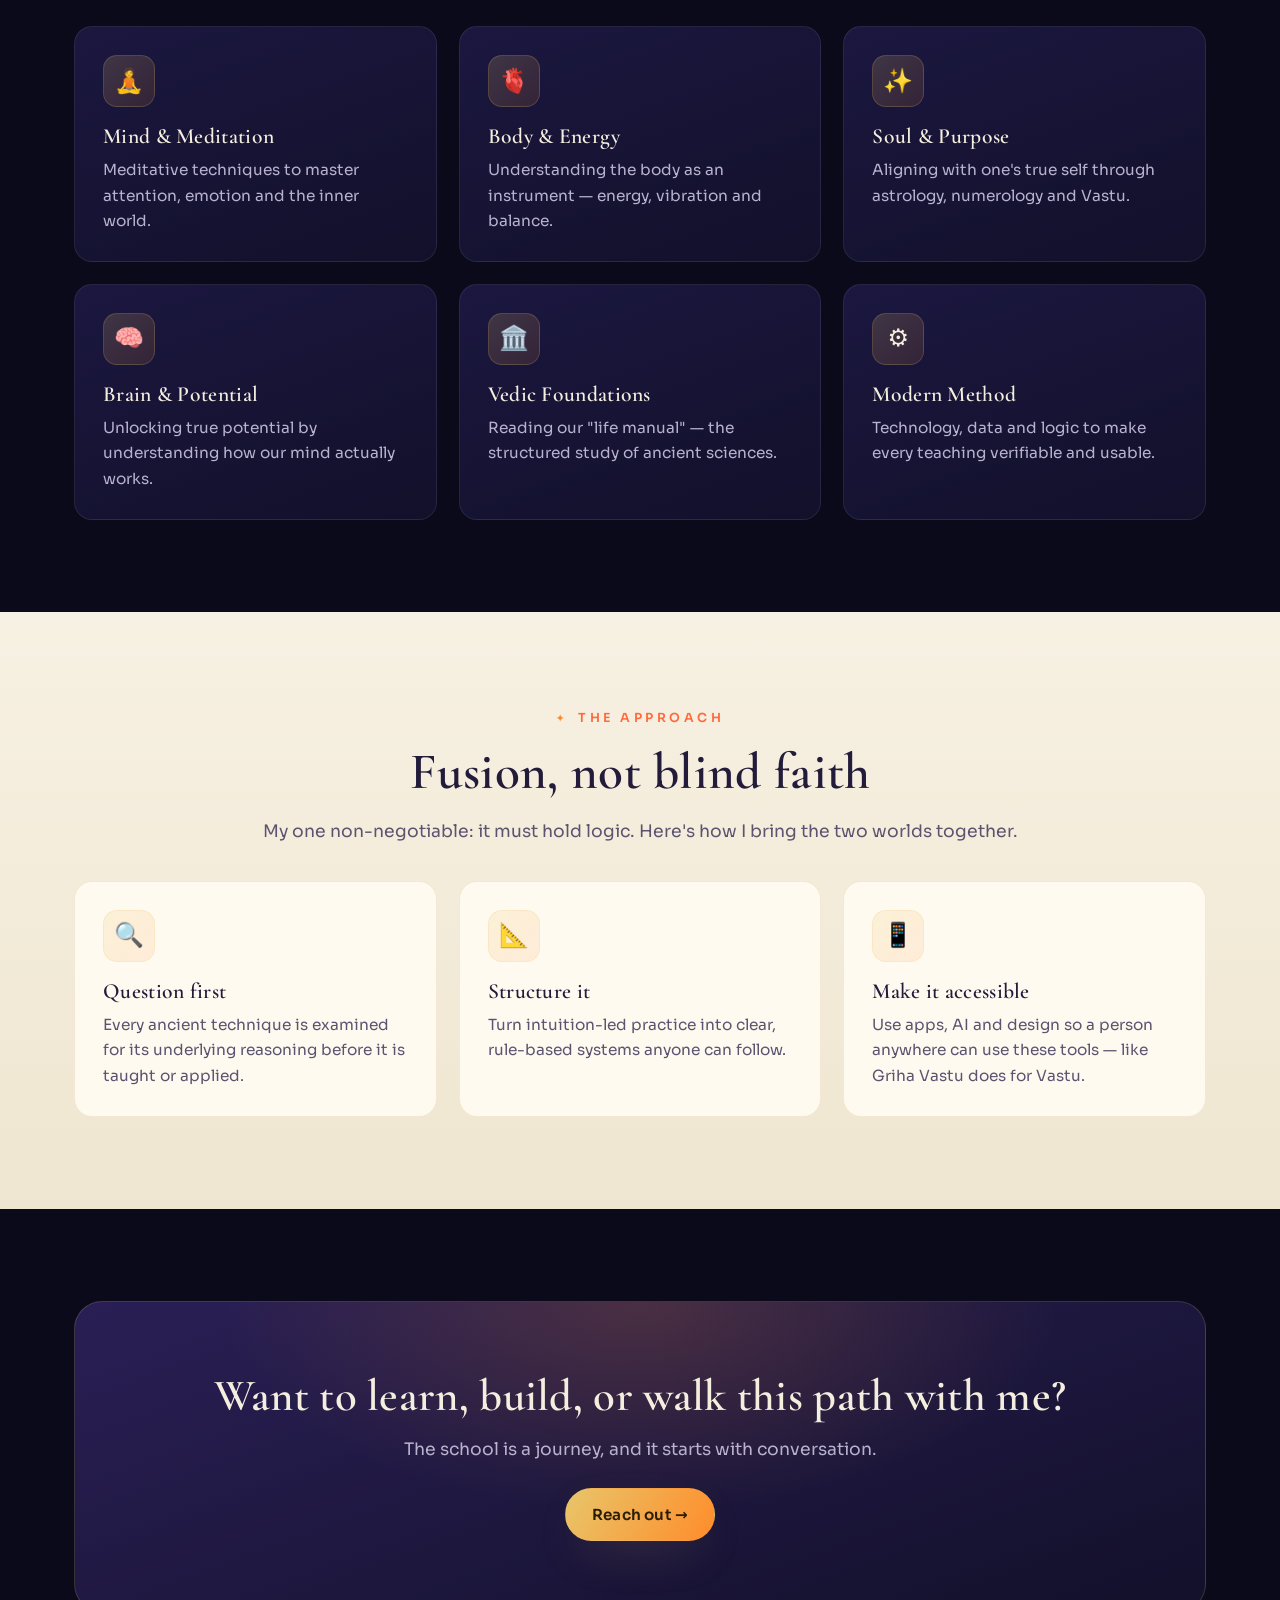
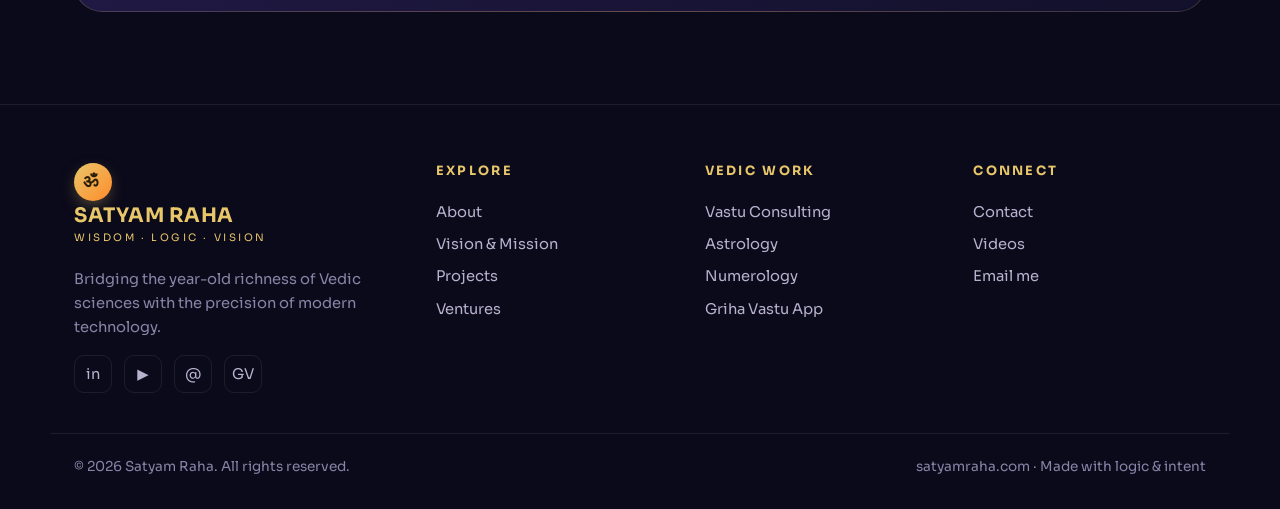
<file: vision.html>
<!DOCTYPE html>
<html lang="en">
<head>
  <meta charset="UTF-8" />
  <meta name="viewport" content="width=device-width, initial-scale=1.0" />
  <title>Vision & Mission — Satyam Raha</title>
  <meta name="description" content="Satyam Raha's vision: a bridge between Vedic sciences and modern technology, and a school to help every person align with their soul's purpose." />
  <link rel="preconnect" href="https://fonts.googleapis.com" />
  <link rel="preconnect" href="https://fonts.gstatic.com" crossorigin />
  <link href="https://fonts.googleapis.com/css2?family=Cormorant+Garamond:wght@500;600;700&family=Sora:wght@300;400;500;600;700&display=swap" rel="stylesheet" />
  <link rel="stylesheet" href="assets/css/style.css" />
  <link rel="icon" href="assets/img/logo.png" />
</head>
<body>
  <div class="starfield"></div>

  <header class="nav">
    <div class="nav-inner">
      <a class="brand" href="index.html"><span class="mark">ॐ</span><span><b>Satyam Raha</b><span>Wisdom · Logic · Vision</span></span></a>
      <nav class="nav-links">
        <a href="index.html">Home</a>
        <a href="about.html">About</a>
        <a href="vision.html">Vision</a>
        <a href="projects.html">Projects</a>
        <a href="ventures.html">Ventures</a>
        <a href="media.html">Media</a>
        <a class="btn btn-primary nav-cta" href="contact.html">Connect</a>
      </nav>
      <button class="nav-toggle" aria-label="Menu"><span></span><span></span><span></span></button>
    </div>
  </header>

  <section class="page-head">
    <div class="wrap reveal">
      <p class="breadcrumb"><a href="index.html">Home</a> / Vision</p>
      <span class="eyebrow">Why I Do This</span>
      <h1>A bridge between <span class="gold-text">the timeless</span> and <span class="gold-text">the modern</span></h1>
      <p class="lead">My deepest purpose is to make the year-old richness of the Vedic sciences relevant,
        logical and accessible for a world that runs on reason.</p>
    </div>
  </section>

  <!-- VISION + MISSION cards -->
  <section style="padding-top:20px">
    <div class="wrap grid grid-2 reveal">
      <div class="card" style="padding:38px">
        <div class="ico">🌅</div>
        <h3 style="font-size:1.7rem">My Vision</h3>
        <p style="font-size:1.02rem">To build a bridge between two great sciences — the ancient, rich Vedic
          wisdom and modern technology — so that every person on this earth can understand their soul's
          purpose and align with their own being. We each carry a life manual; the Vedic sciences are how we
          learn to read it.</p>
      </div>
      <div class="card" style="padding:38px">
        <div class="ico">🎯</div>
        <h3 style="font-size:1.7rem">My Mission</h3>
        <p style="font-size:1.02rem">To teach and translate the Vedic sciences for the modern world — making
          those time-tested techniques easy to access and relevant today, delivered with the logic and
          structure that a thinking mind deserves.</p>
      </div>
    </div>
  </section>

  <!-- THE QUOTE -->
  <section class="section-light">
    <div class="wrap center reveal" style="max-width:840px">
      <span class="eyebrow">In My Words</span>
      <h2 class="section-title" style="font-style:italic;line-height:1.25">
        "Computer science is a luxury. The Vedic sciences are a necessity —
        because they help us read the manual of our own life."
      </h2>
      <p class="lead" style="margin-inline:auto">— Satyam Raha</p>
    </div>
  </section>

  <!-- THE SCHOOL -->
  <section>
    <div class="wrap center reveal">
      <span class="eyebrow">The Dream</span>
      <h2 class="section-title">A school for the self</h2>
      <p class="lead">I want to build a school where people learn to handle themselves — their mind, body and
        soul — and discover their true potential and purpose. A place where ancient practice meets modern method.</p>
    </div>
    <div class="wrap grid grid-3 reveal" style="margin-top:36px">
      <article class="card"><div class="ico">🧘</div><h3>Mind &amp; Meditation</h3><p>Meditative techniques to master attention, emotion and the inner world.</p></article>
      <article class="card"><div class="ico">🫀</div><h3>Body &amp; Energy</h3><p>Understanding the body as an instrument — energy, vibration and balance.</p></article>
      <article class="card"><div class="ico">✨</div><h3>Soul &amp; Purpose</h3><p>Aligning with one's true self through astrology, numerology and Vastu.</p></article>
      <article class="card"><div class="ico">🧠</div><h3>Brain &amp; Potential</h3><p>Unlocking true potential by understanding how our mind actually works.</p></article>
      <article class="card"><div class="ico">🏛️</div><h3>Vedic Foundations</h3><p>Reading our "life manual" — the structured study of ancient sciences.</p></article>
      <article class="card"><div class="ico">⚙️</div><h3>Modern Method</h3><p>Technology, data and logic to make every teaching verifiable and usable.</p></article>
    </div>
  </section>

  <!-- HOW: the fusion approach -->
  <section class="section-light">
    <div class="wrap center reveal">
      <span class="eyebrow">The Approach</span>
      <h2 class="section-title">Fusion, not blind faith</h2>
      <p class="lead">My one non-negotiable: it must hold logic. Here's how I bring the two worlds together.</p>
    </div>
    <div class="wrap grid grid-3 reveal" style="margin-top:36px">
      <article class="card">
        <div class="ico">🔍</div><h3>Question first</h3>
        <p>Every ancient technique is examined for its underlying reasoning before it is taught or applied.</p>
      </article>
      <article class="card">
        <div class="ico">📐</div><h3>Structure it</h3>
        <p>Turn intuition-led practice into clear, rule-based systems anyone can follow.</p>
      </article>
      <article class="card">
        <div class="ico">📱</div><h3>Make it accessible</h3>
        <p>Use apps, AI and design so a person anywhere can use these tools — like Griha Vastu does for Vastu.</p>
      </article>
    </div>
  </section>

  <!-- CTA -->
  <section>
    <div class="wrap reveal">
      <div class="cta-banner">
        <h2>Want to learn, build, or walk this path with me?</h2>
        <p class="lead" style="margin:0 auto 24px">The school is a journey, and it starts with conversation.</p>
        <a class="btn btn-primary" href="contact.html">Reach out →</a>
      </div>
    </div>
  </section>

  <footer class="footer">
    <div class="wrap footer-grid">
      <div>
        <a class="brand" href="index.html"><span class="mark">ॐ</span><span><b>Satyam Raha</b><span>Wisdom · Logic · Vision</span></span></a>
        <p class="blurb" style="margin-top:16px">Bridging the year-old richness of Vedic sciences with the precision of modern technology.</p>
        <div class="socials">
          <a href="https://www.linkedin.com/in/satyam-raha/" title="LinkedIn" target="_blank" rel="noopener">in</a>
          <a href="https://www.youtube.com/@satyamraha8" title="YouTube" target="_blank" rel="noopener">▶</a>
          <a href="mailto:raha786.satyam@gmail.com" title="Email">@</a>
          <a href="https://app.retrogradearc.com" title="Griha Vastu" target="_blank" rel="noopener">GV</a>
        </div>
      </div>
      <div><h5>Explore</h5><a href="about.html">About</a><a href="vision.html">Vision &amp; Mission</a><a href="projects.html">Projects</a><a href="ventures.html">Ventures</a></div>
      <div><h5>Vedic Work</h5><a href="ventures.html">Vastu Consulting</a><a href="ventures.html">Astrology</a><a href="ventures.html">Numerology</a><a href="https://app.retrogradearc.com" target="_blank" rel="noopener">Griha Vastu App</a></div>
      <div><h5>Connect</h5><a href="contact.html">Contact</a><a href="media.html">Videos</a><a href="mailto:raha786.satyam@gmail.com">Email me</a></div>
    </div>
    <div class="wrap footer-bottom">
      <span>© <span id="year">2026</span> Satyam Raha. All rights reserved.</span>
      <span>satyamraha.com · Made with logic &amp; intent</span>
    </div>
  </footer>

  <script src="assets/js/main.js"></script>
</body>
</html>
</file>
<file: assets/css/style.css>
/* ===================================================================
   Satyam Raha — Personal Website
   Theme: "Where Ancient Wisdom meets Modern Logic"
   Palette: midnight indigo + temple gold + saffron, with cream light
   =================================================================== */

:root {
  /* Core palette */
  --ink:        #0b0a1a;   /* deepest background */
  --night:      #12102a;   /* primary dark */
  --night-2:    #1b1740;   /* raised dark surface */
  --violet:     #2a1f55;
  --gold:       #e8c66a;   /* temple gold */
  --gold-deep:  #d4af37;
  --saffron:    #ff8c2b;   /* warm accent */
  --saffron-2:  #ff6a3d;
  --cream:      #f7f1e3;   /* light background */
  --cream-2:    #efe6d0;
  --paper:      #fffaf0;

  /* Text */
  --t-light:    #f4eede;
  --t-mut:      #b9b2cf;
  --t-dim:      #8a83a8;
  --t-dark:     #221c3a;
  --t-dark-mut: #5b5470;

  /* System */
  --line:       rgba(232,198,106,.18);
  --line-soft:  rgba(255,255,255,.08);
  --radius:     18px;
  --radius-sm:  12px;
  --shadow:     0 24px 60px -24px rgba(0,0,0,.65);
  --shadow-gold:0 18px 50px -20px rgba(232,198,106,.35);
  --maxw:       1180px;

  --serif: "Cormorant Garamond", "Marcellus", Georgia, serif;
  --sans:  "Sora", "Inter", system-ui, -apple-system, sans-serif;
}

/* ---------- Reset ---------- */
* { margin: 0; padding: 0; box-sizing: border-box; }
html { scroll-behavior: smooth; -webkit-text-size-adjust: 100%; }
body {
  font-family: var(--sans);
  background: var(--ink);
  color: var(--t-light);
  line-height: 1.65;
  overflow-x: hidden;
  -webkit-font-smoothing: antialiased;
}
img { max-width: 100%; display: block; }
a { color: inherit; text-decoration: none; transition: color .2s ease; }
ul { list-style: none; }

/* ---------- Cosmic background ---------- */
.starfield {
  position: fixed; inset: 0; z-index: -2;
  background:
    radial-gradient(1100px 700px at 80% -10%, rgba(255,140,43,.12), transparent 60%),
    radial-gradient(900px 700px at 10% 10%, rgba(106,90,205,.16), transparent 60%),
    radial-gradient(1200px 900px at 50% 110%, rgba(232,198,106,.08), transparent 60%),
    linear-gradient(180deg, var(--ink), var(--night) 40%, var(--ink));
}
.starfield::after {
  content: ""; position: absolute; inset: 0;
  background-image:
    radial-gradient(1.4px 1.4px at 20% 30%, rgba(255,255,255,.7), transparent),
    radial-gradient(1.2px 1.2px at 70% 60%, rgba(255,255,255,.5), transparent),
    radial-gradient(1.6px 1.6px at 40% 80%, rgba(232,198,106,.6), transparent),
    radial-gradient(1.1px 1.1px at 85% 25%, rgba(255,255,255,.55), transparent),
    radial-gradient(1.3px 1.3px at 55% 15%, rgba(255,255,255,.4), transparent),
    radial-gradient(1.2px 1.2px at 12% 70%, rgba(255,255,255,.5), transparent);
  background-repeat: repeat;
  opacity: .55;
  animation: twinkle 9s ease-in-out infinite alternate;
}
@keyframes twinkle { from { opacity: .35; } to { opacity: .7; } }

/* ---------- Layout helpers ---------- */
.wrap { width: 100%; max-width: var(--maxw); margin: 0 auto; padding: 0 24px; }
section { padding: 92px 0; position: relative; }
.eyebrow {
  display: inline-flex; align-items: center; gap: 10px;
  font-size: .78rem; letter-spacing: .28em; text-transform: uppercase;
  color: var(--gold); font-weight: 600;
}
.eyebrow::before { content: "✦"; color: var(--saffron); font-size: .9em; }
h1, h2, h3 { font-family: var(--serif); font-weight: 600; line-height: 1.1; letter-spacing: .3px; }
h2.section-title { font-size: clamp(2rem, 4.5vw, 3.2rem); margin: 14px 0 16px; }
.lead { color: var(--t-mut); font-size: 1.08rem; max-width: 62ch; }
.gold-text { color: var(--gold); }
.center { text-align: center; }
.center .lead { margin-inline: auto; }

/* ---------- Buttons ---------- */
.btn {
  display: inline-flex; align-items: center; gap: 10px;
  padding: 13px 26px; border-radius: 999px;
  font-weight: 600; font-size: .95rem; letter-spacing: .2px;
  cursor: pointer; border: 1px solid transparent; transition: all .25s ease;
}
.btn-primary {
  background: linear-gradient(120deg, var(--gold), var(--saffron));
  color: #2a1d05; box-shadow: var(--shadow-gold);
}
.btn-primary:hover { transform: translateY(-2px); filter: brightness(1.06); }
.btn-ghost { border-color: var(--line); color: var(--t-light); background: rgba(255,255,255,.02); }
.btn-ghost:hover { border-color: var(--gold); color: var(--gold); }

/* ===================================================================
   NAVBAR
   =================================================================== */
.nav {
  position: sticky; top: 0; z-index: 50;
  backdrop-filter: blur(14px);
  background: rgba(11,10,26,.72);
  border-bottom: 1px solid var(--line-soft);
}
.nav-inner {
  display: flex; align-items: center; justify-content: space-between;
  height: 70px; max-width: var(--maxw); margin: 0 auto; padding: 0 24px;
}
.brand { display: flex; align-items: center; gap: 12px; font-family: var(--serif); }
.brand .mark {
  width: 38px; height: 38px; border-radius: 50%;
  display: grid; place-items: center; font-size: 1.1rem; font-weight: 700;
  background: linear-gradient(135deg, var(--gold), var(--saffron));
  color: #2a1d05; box-shadow: 0 6px 18px -6px rgba(232,198,106,.6);
}
.brand b { font-size: 1.25rem; letter-spacing: .5px; }
.brand span { display: block; font-family: var(--sans); font-size: .64rem; letter-spacing: .25em; text-transform: uppercase; color: var(--gold); margin-top: -2px; }
.nav-links { display: flex; align-items: center; gap: 6px; }
.nav-links a {
  padding: 8px 14px; border-radius: 999px; font-size: .92rem; color: var(--t-mut); font-weight: 500;
}
.nav-links a:hover { color: var(--t-light); }
.nav-links a.active { color: var(--gold); }
.nav-cta { margin-left: 8px; }
/* Keep the gold "Connect" button's text dark & readable — beats the muted
   `.nav-links a` color which would otherwise win on specificity. */
.nav-links a.nav-cta { color: #2a1d05; font-weight: 700; }
.nav-links a.nav-cta:hover { color: #2a1d05; }
.nav-toggle { display: none; background: none; border: 0; cursor: pointer; flex-direction: column; gap: 5px; }
.nav-toggle span { width: 24px; height: 2px; background: var(--gold); transition: .3s; }

/* ===================================================================
   HERO
   =================================================================== */
.hero { padding: 110px 0 90px; position: relative; }
.hero-grid { display: grid; grid-template-columns: 1.15fr .85fr; gap: 56px; align-items: start; }
.hero h1 { font-size: clamp(2.6rem, 6vw, 4.6rem); margin: 18px 0 10px; }
.hero h1 .accent {
  background: linear-gradient(120deg, var(--gold), var(--saffron));
  -webkit-background-clip: text; background-clip: text; color: transparent;
}
.hero .role { font-size: 1.05rem; color: var(--t-mut); margin-bottom: 26px; }
.hero .role b { color: var(--gold); font-weight: 600; }
.hero-cta { display: flex; gap: 14px; flex-wrap: wrap; margin-top: 6px; }
.hero-stats { display: flex; gap: 28px; margin-top: 40px; flex-wrap: wrap; }
.hero-stats .stat b { font-family: var(--serif); font-size: 1.9rem; color: var(--gold); display: block; line-height: 1; }
.hero-stats .stat span { font-size: .8rem; color: var(--t-dim); letter-spacing: .04em; }

/* Portrait with mandala ring */
.portrait {
  position: relative; justify-self: center; align-self: start;
  display: flex; flex-direction: column; align-items: center; justify-content: flex-start; gap: 24px;
}
.portrait-figure { position: relative; }

/* "At a glance" glass card that fills the space above the portrait */
.hero-card {
  width: min(380px, 82vw);
  background: linear-gradient(160deg, rgba(27,23,64,.72), rgba(18,16,42,.6));
  border: 1px solid var(--line); border-radius: var(--radius);
  padding: 18px 22px; box-shadow: var(--shadow); backdrop-filter: blur(8px);
}
.hero-card-eyebrow {
  font-size: .68rem; letter-spacing: .24em; text-transform: uppercase;
  color: var(--gold); font-weight: 600;
}
.hero-card ul { margin-top: 12px; display: flex; flex-direction: column; gap: 9px; }
.hero-card li { font-size: .93rem; color: var(--t-light); line-height: 1.4; }
.hero-card li b { color: var(--gold); font-weight: 600; }
.portrait-ring {
  position: relative; width: min(380px, 78vw); aspect-ratio: 1;
  border-radius: 50%; padding: 14px;
  background: conic-gradient(from 0deg, var(--gold), var(--saffron), var(--violet), var(--gold));
  box-shadow: var(--shadow);
  animation: spin 26s linear infinite;
}
.portrait-ring::before {
  content: ""; position: absolute; inset: -22px; border-radius: 50%;
  border: 1px dashed rgba(232,198,106,.35);
}
.portrait-ring img {
  width: 100%; height: 100%; object-fit: cover; object-position: center 20%; border-radius: 50%;
  border: 4px solid var(--ink); animation: spin 26s linear infinite reverse;
}
@keyframes spin { to { transform: rotate(360deg); } }
.portrait-badge {
  position: absolute; bottom: 12px; left: 50%; transform: translateX(-50%);
  background: var(--night-2); border: 1px solid var(--line);
  padding: 8px 18px; border-radius: 999px; font-size: .82rem; white-space: nowrap;
  box-shadow: var(--shadow); color: var(--gold); font-weight: 600;
}

/* Marquee strip */
.marquee {
  border-top: 1px solid var(--line-soft); border-bottom: 1px solid var(--line-soft);
  padding: 18px 0; overflow: hidden; background: rgba(0,0,0,.2);
}
.marquee-track { display: flex; gap: 48px; white-space: nowrap; animation: slide 28s linear infinite; }
.marquee-track span { font-family: var(--serif); font-size: 1.15rem; color: var(--t-dim); display: inline-flex; gap: 48px; }
.marquee-track span::after { content: "✦"; color: var(--gold); }
@keyframes slide { to { transform: translateX(-50%); } }

/* ===================================================================
   CARDS / GRIDS
   =================================================================== */
.grid { display: grid; gap: 22px; }
.grid-2 { grid-template-columns: repeat(2, 1fr); }
.grid-3 { grid-template-columns: repeat(3, 1fr); }
.grid-4 { grid-template-columns: repeat(4, 1fr); }

.card {
  background: linear-gradient(160deg, var(--night-2), var(--night));
  border: 1px solid var(--line-soft); border-radius: var(--radius);
  padding: 28px; transition: transform .3s ease, border-color .3s ease, box-shadow .3s ease;
  position: relative; overflow: hidden;
}
.card::after {
  content: ""; position: absolute; inset: 0; opacity: 0; transition: opacity .3s;
  background: radial-gradient(400px 200px at 100% 0, rgba(232,198,106,.12), transparent 60%);
}
.card:hover { transform: translateY(-6px); border-color: var(--line); box-shadow: var(--shadow); }
.card:hover::after { opacity: 1; }
.card .ico {
  width: 52px; height: 52px; border-radius: 14px; display: grid; place-items: center;
  font-size: 1.5rem; margin-bottom: 18px;
  background: linear-gradient(135deg, rgba(232,198,106,.18), rgba(255,140,43,.12));
  border: 1px solid var(--line);
}
.card h3 { font-size: 1.35rem; margin-bottom: 8px; }
.card p { color: var(--t-mut); font-size: .96rem; }

/* Pillars (two sciences) */
.pillars { display: grid; grid-template-columns: 1fr auto 1fr; gap: 0; align-items: stretch; }
.pillar { padding: 36px; border-radius: var(--radius); border: 1px solid var(--line-soft); }
.pillar.tech { background: linear-gradient(160deg, rgba(106,90,205,.16), transparent); }
.pillar.veda { background: linear-gradient(160deg, rgba(232,198,106,.14), transparent); }
.pillar h3 { font-size: 1.5rem; margin-bottom: 10px; }
.pillar ul li { color: var(--t-mut); padding: 6px 0 6px 24px; position: relative; }
.pillar ul li::before { content: "›"; position: absolute; left: 4px; color: var(--gold); font-weight: 700; }
.bridge {
  display: grid; place-items: center; padding: 0 22px; min-width: 90px;
}
.bridge .orb {
  width: 70px; height: 70px; border-radius: 50%; display: grid; place-items: center; font-size: 1.6rem;
  background: linear-gradient(135deg, var(--gold), var(--saffron)); color: #2a1d05;
  box-shadow: var(--shadow-gold); animation: pulse 3s ease-in-out infinite;
}
@keyframes pulse { 0%,100% { transform: scale(1); } 50% { transform: scale(1.08); } }

/* ===================================================================
   TIMELINE
   =================================================================== */
.timeline { position: relative; margin-top: 30px; padding-left: 6px; }
.timeline::before { content: ""; position: absolute; left: 9px; top: 6px; bottom: 6px; width: 2px;
  background: linear-gradient(var(--gold), var(--saffron), transparent); }
.tl-item { position: relative; padding: 0 0 32px 42px; }
.tl-item::before {
  content: ""; position: absolute; left: 2px; top: 4px; width: 16px; height: 16px; border-radius: 50%;
  background: var(--ink); border: 3px solid var(--gold); box-shadow: 0 0 0 4px rgba(232,198,106,.12);
}
.tl-item .yr { font-family: var(--serif); color: var(--saffron); font-size: 1.1rem; font-weight: 600; }
.tl-item h4 { font-size: 1.12rem; margin: 2px 0 4px; }
.tl-item p { color: var(--t-mut); font-size: .95rem; }

/* ---------- Chips ---------- */
.chips { display: flex; flex-wrap: wrap; gap: 10px; margin-top: 18px; }
.chip {
  padding: 7px 15px; border-radius: 999px; font-size: .85rem; color: var(--t-light);
  background: rgba(255,255,255,.04); border: 1px solid var(--line-soft);
}
.chip.gold { border-color: var(--line); color: var(--gold); }

/* ---------- Achievement badges ---------- */
.badge-grid { display: grid; grid-template-columns: repeat(auto-fit, minmax(180px,1fr)); gap: 18px; }
.badge {
  text-align: center; padding: 26px 18px; border-radius: var(--radius);
  background: linear-gradient(160deg, var(--night-2), var(--night)); border: 1px solid var(--line-soft);
  transition: transform .3s, border-color .3s;
}
.badge:hover { transform: translateY(-5px); border-color: var(--gold); }
.badge .medal { font-size: 2rem; }
.badge b { display: block; font-family: var(--serif); font-size: 1.55rem; color: var(--gold); margin: 6px 0 2px; }
.badge span { font-size: .85rem; color: var(--t-mut); }

/* ---------- Section variants ---------- */
.section-light {
  background: linear-gradient(180deg, var(--cream), var(--cream-2));
  color: var(--t-dark);
}
.section-light .eyebrow { color: var(--saffron-2); }
.section-light .lead { color: var(--t-dark-mut); }
.section-light .card { background: var(--paper); border-color: rgba(180,150,80,.18); color: var(--t-dark); }
.section-light .card p { color: var(--t-dark-mut); }
.section-light .chip { background: rgba(0,0,0,.03); border-color: rgba(180,150,80,.25); color: var(--t-dark); }

/* ===================================================================
   PAGE HEADER (interior pages)
   =================================================================== */
.page-head { padding: 86px 0 50px; text-align: center; }
.page-head h1 { font-size: clamp(2.4rem, 5.5vw, 3.8rem); margin: 14px 0 14px; }
.page-head .lead { margin-inline: auto; }
.breadcrumb { font-size: .82rem; color: var(--t-dim); letter-spacing: .04em; }
.breadcrumb a:hover { color: var(--gold); }

/* ===================================================================
   PROJECT / MEDIA cards
   =================================================================== */
.project { display: grid; grid-template-columns: 1fr; }
.project .tag { font-size: .76rem; letter-spacing: .14em; text-transform: uppercase; color: var(--saffron); font-weight: 600; }
.project h3 { font-size: 1.45rem; margin: 8px 0; }
.project .meta { display: flex; gap: 16px; flex-wrap: wrap; margin-top: 14px; font-size: .82rem; color: var(--t-dim); }
.feature-row {
  display: grid; grid-template-columns: 1.1fr .9fr; gap: 40px; align-items: center;
  padding: 36px; border-radius: var(--radius);
  background: linear-gradient(160deg, var(--night-2), var(--night)); border: 1px solid var(--line-soft);
}
.feature-row.reverse { grid-template-columns: .9fr 1.1fr; }
.feature-row.reverse .fr-media { order: -1; }
.fr-media {
  border-radius: var(--radius-sm); overflow: hidden; border: 1px solid var(--line);
  background: var(--violet); aspect-ratio: 16/10; display: grid; place-items: center;
}
.fr-media img { width: 100%; height: 100%; object-fit: cover; }

.video-card { padding: 0; overflow: hidden; }
.video-thumb {
  aspect-ratio: 16/9; display: grid; place-items: center; position: relative;
  background: linear-gradient(135deg, var(--violet), var(--night)); border-bottom: 1px solid var(--line);
}
.video-thumb .play {
  width: 64px; height: 64px; border-radius: 50%; display: grid; place-items: center; font-size: 1.4rem;
  background: linear-gradient(135deg, var(--gold), var(--saffron)); color: #2a1d05; box-shadow: var(--shadow-gold);
}
.video-card .body { padding: 20px 22px 24px; }

/* ===================================================================
   CONTACT
   =================================================================== */
.contact-grid { display: grid; grid-template-columns: 1fr 1fr; gap: 40px; }
.field { margin-bottom: 16px; }
.field label { display: block; font-size: .85rem; color: var(--t-mut); margin-bottom: 6px; }
.field input, .field textarea {
  width: 100%; padding: 13px 16px; border-radius: var(--radius-sm);
  background: rgba(255,255,255,.04); border: 1px solid var(--line-soft); color: var(--t-light);
  font-family: var(--sans); font-size: .95rem; transition: border-color .2s;
}
.field input:focus, .field textarea:focus { outline: none; border-color: var(--gold); }
.contact-info li { display: flex; gap: 14px; align-items: flex-start; padding: 14px 0; border-bottom: 1px solid var(--line-soft); }
.contact-info .ci-ic { font-size: 1.3rem; }
.contact-info b { display: block; }
.contact-info span { color: var(--t-mut); font-size: .92rem; }

/* ===================================================================
   CTA banner
   =================================================================== */
.cta-banner {
  text-align: center; padding: 70px 40px; border-radius: 28px;
  background:
    radial-gradient(600px 300px at 50% 0, rgba(255,140,43,.18), transparent 70%),
    linear-gradient(160deg, var(--violet), var(--night));
  border: 1px solid var(--line);
}
.cta-banner h2 { font-size: clamp(2rem, 4vw, 2.8rem); margin-bottom: 14px; }

/* ===================================================================
   FOOTER
   =================================================================== */
.footer { border-top: 1px solid var(--line-soft); padding: 56px 0 30px; background: var(--ink); }
.footer-grid { display: grid; grid-template-columns: 1.4fr 1fr 1fr 1fr; gap: 36px; }
.footer h5 { color: var(--gold); font-size: .8rem; letter-spacing: .18em; text-transform: uppercase; margin-bottom: 14px; }
.footer a { color: var(--t-mut); font-size: .92rem; display: block; padding: 4px 0; }
.footer a:hover { color: var(--gold); }
.footer .blurb { color: var(--t-dim); font-size: .92rem; max-width: 32ch; }
.socials { display: flex; gap: 12px; margin-top: 16px; }
.socials a {
  width: 38px; height: 38px; border-radius: 10px; display: grid; place-items: center;
  border: 1px solid var(--line-soft); color: var(--t-mut);
}
.socials a:hover { border-color: var(--gold); color: var(--gold); }
.footer-bottom { margin-top: 40px; padding-top: 22px; border-top: 1px solid var(--line-soft);
  display: flex; justify-content: space-between; gap: 16px; flex-wrap: wrap; color: var(--t-dim); font-size: .85rem; }

/* ===================================================================
   Scroll reveal
   =================================================================== */
.reveal { opacity: 0; transform: translateY(26px); transition: opacity .7s ease, transform .7s ease; }
.reveal.in { opacity: 1; transform: none; }

/* ===================================================================
   RESPONSIVE
   =================================================================== */
@media (max-width: 940px) {
  .hero-grid { grid-template-columns: 1fr; text-align: center; }
  .hero-cta, .hero-stats { justify-content: center; }
  .portrait { order: -1; }
  .grid-4 { grid-template-columns: repeat(2, 1fr); }
  .grid-3 { grid-template-columns: repeat(2, 1fr); }
  .pillars { grid-template-columns: 1fr; gap: 18px; }
  .bridge { transform: rotate(90deg); padding: 8px; }
  .feature-row, .feature-row.reverse { grid-template-columns: 1fr; }
  .feature-row.reverse .fr-media { order: 0; }
  .contact-grid { grid-template-columns: 1fr; }
  .footer-grid { grid-template-columns: 1fr 1fr; }
}
/* Collapse nav to a hamburger before it gets cramped */
@media (max-width: 920px) {
  .nav-links {
    position: fixed; inset: 70px 0 auto 0; flex-direction: column; align-items: stretch; gap: 0;
    background: var(--night); border-bottom: 1px solid var(--line); padding: 14px 20px 22px;
    transform: translateY(-130%); transition: transform .35s ease; z-index: 49;
  }
  .nav-links.open { transform: none; }
  .nav-links a { padding: 12px 8px; border-bottom: 1px solid var(--line-soft); }
  .nav-links .nav-cta { margin: 10px 8px 0; text-align: center; justify-content: center; }
  .nav-toggle { display: flex; }
}

@media (max-width: 640px) {
  section { padding: 64px 0; }
  .grid-2, .grid-3, .grid-4 { grid-template-columns: 1fr; }
  .footer-grid { grid-template-columns: 1fr; }
  .hero-stats { gap: 22px; }
}
</file>
